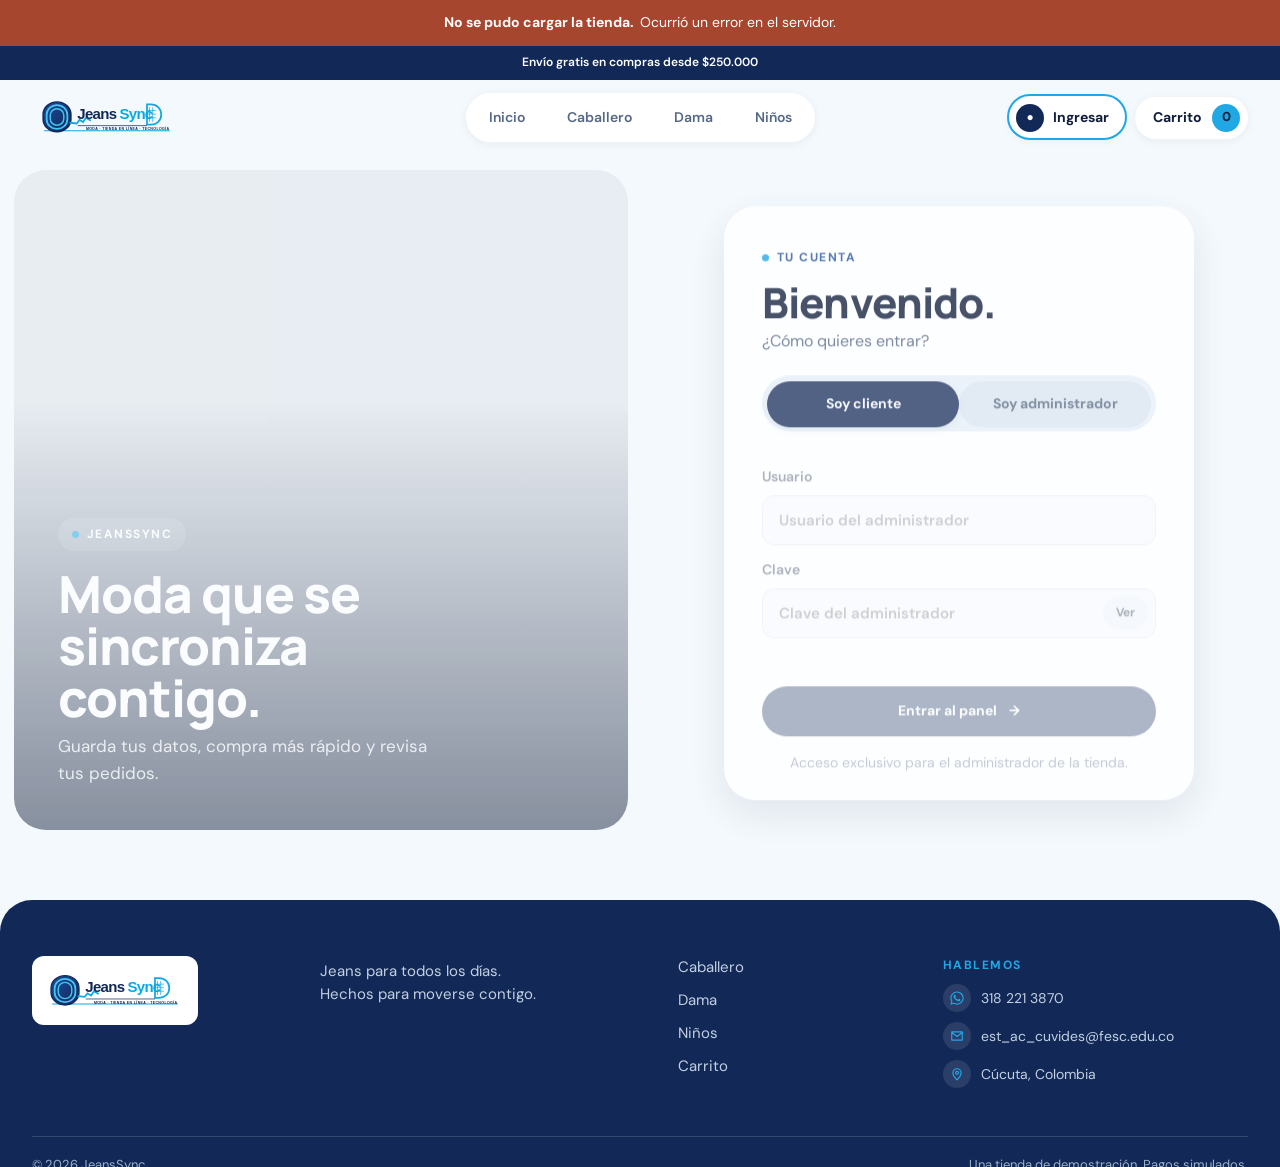
<file: paginas/admin.html>
<!doctype html>
<!--
  ARCHIVO: paginas/admin.html · PANEL DE ADMINISTRACIÓN (solo el administrador)
  Qué muestra: resumen de la tienda, alertas de inventario (3 unidades o menos),
  formulario para agregar productos, precios e inventario por sección, pedidos y restaurar catálogo.
  Lógica propia: assets/js/paginas/admin.js → usa api/admin.php.
  Si alguien entra sin ser administrador, se le envía a login.html?rol=admin.
-->
<html lang="es">
<head>
  <!-- ===== CABECERA: metadatos, fuentes de Google, hoja de estilos y scripts ===== -->
  <meta charset="utf-8">
  <meta name="viewport" content="width=device-width, initial-scale=1">
  <meta name="theme-color" content="#122957">
  <meta name="robots" content="noindex">
  <title>Panel de administración | JeansSync</title>
  <link rel="preconnect" href="https://fonts.googleapis.com">
  <link rel="preconnect" href="https://fonts.gstatic.com" crossorigin>
  <link href="https://fonts.googleapis.com/css2?family=DM+Sans:wght@400;500;600;700&family=Manrope:wght@400;500;600;700;800&display=swap" rel="stylesheet">
  <link rel="stylesheet" href="../assets/css/estilos.css">
  <!-- Scripts (con "defer" se ejecutan en este orden al terminar de cargar la página):
       productos.js  → catálogo desde la base de datos y función StoreApi para hablar con PHP
       inventario.js → unidades por talla y carrito guardado en el navegador
       auth.js       → sesión del cliente/administrador y promesa StoreReady
       carrito.js    → menú, tarjetas de producto, carrito y avisos (toast)
       el último script es el propio de esta página (si lo tiene) -->
  <script defer src="../assets/js/datos/productos.js"></script>
  <script defer src="../assets/js/nucleo/inventario.js"></script>
  <script defer src="../assets/js/nucleo/auth.js"></script>
  <script defer src="../assets/js/nucleo/carrito.js"></script>
  <script defer src="../assets/js/paginas/admin.js"></script>
</head>
<!-- data-page="admin": esta página la controla assets/js/paginas/admin.js -->
<body data-root="../" data-page="admin">
  <!-- ===== BARRA DE ANUNCIOS: los mensajes rotan cada 4,5 s (carrito.js) ===== -->
  <div class="announcement" data-announcement><span data-announcement-text>Envío gratis en compras desde $250.000</span></div>
  <!-- ===== MENÚ PRINCIPAL: queda fijo arriba al hacer scroll (.site-header en estilos.css) ===== -->
  <header class="site-header">
    <a class="brand" href="../index.html" aria-label="JeansSync, inicio"><img src="../assets/img/jeanssync-logo.svg" alt="JeansSync"></a>
    <!-- Botón hamburguesa: solo se ve en celular y abre/cierra el menú -->
    <button class="menu-toggle" type="button" aria-label="Abrir menú" aria-expanded="false"><span></span><span></span></button>
    <!-- Enlaces a las secciones de la tienda -->
    <nav class="main-nav" aria-label="Navegación principal">
      <a href="../index.html">Inicio</a>
      <a href="caballero.html">Caballero</a>
      <a href="dama.html">Dama</a>
      <a href="ninos.html">Niños</a>
    </nav>
    <!-- Cuenta (auth.js cambia el texto: Ingresar / Hola, nombre / Panel admin) y carrito con contador -->
    <div class="header-actions">
      <a class="account-link active" data-account-link href="admin.html"><span class="account-icon" aria-hidden="true">★</span><span class="account-text">Panel admin</span></a>
      <a class="cart-link" href="carrito.html"><span class="cart-text">Carrito</span> <span class="cart-count" data-cart-count>0</span></a>
    </div>
  </header>

  <!-- ===== CONTENIDO DEL PANEL: oculto (hidden) hasta comprobar que la sesión es del administrador ===== -->
  <main class="admin-page section-wrap" data-admin-main hidden>
    <!-- Saludo y botones Ver tienda / Cerrar sesión -->
    <div class="admin-top">
      <div>
        <span class="eyebrow">PANEL DE ADMINISTRACIÓN</span>
        <h1>Hola, Administrador.</h1>
        <p>Agrega productos, ajusta precios y unidades. Todo se refleja al instante en la tienda.</p>
      </div>
      <div class="admin-top-actions">
        <a class="button button-lime" href="../index.html" target="_blank" rel="noopener">Ver tienda <span aria-hidden="true">↗</span></a>
        <button class="button button-ghost" type="button" data-logout>Cerrar sesión</button>
      </div>
    </div>

    <!-- ===== RESUMEN: productos por sección, inventario y ventas (admin.js: renderStats) ===== -->

    <section class="admin-stats" data-admin-stats aria-label="Resumen de la tienda"></section>

    <!-- ===== ALERTAS DE INVENTARIO en rojo: tallas con 3 unidades o menos (admin.js: renderAlerts) ===== -->
    <section class="stock-alerts" data-stock-alerts aria-live="polite" hidden></section>

    <div class="admin-grid">
      <!-- ===== AGREGAR PRODUCTO: sección, precio, nombre, descripción, foto y unidades por talla (acción "crear") ===== -->
      <section class="admin-card" aria-labelledby="titulo-nuevo">
        <div class="admin-card-head">
          <span class="admin-step">+</span>
          <div><h2 id="titulo-nuevo">Agregar producto</h2><p>Aparece de inmediato en su sección y en el inicio.</p></div>
        </div>
        <form class="admin-form" data-new-product novalidate>
          <label>Sección
            <select name="category" data-new-category required>
              <option value="caballero">Caballero</option>
              <option value="dama">Dama</option>
              <option value="ninos">Niños</option>
            </select>
          </label>
          <label>Precio (COP)<input name="price" type="number" inputmode="numeric" required min="1000" step="100" placeholder="Ej: 159900"></label>
          <label class="full-field">Nombre del producto<input name="name" required minlength="3" maxlength="40" placeholder="Ej: Recto Azul Clásico"></label>
          <label class="full-field">Descripción<textarea name="description" rows="2" maxlength="120" placeholder="Ej: Corte recto y tela suave para todos los días."></textarea></label>

          <!-- Foto: subir desde el equipo (se guarda en assets/img/productos) o pegar un enlace -->

          <fieldset class="full-field image-field">
            <legend>Foto del producto</legend>
            <div class="image-input">
              <div class="image-preview" data-image-preview><span>Vista previa</span></div>
              <div class="image-options">
                <label class="file-button">Subir foto desde el equipo<input type="file" accept="image/*" data-image-file></label>
                <span class="image-or">o pega el enlace de una imagen</span>
                <input name="imageUrl" type="url" placeholder="https://…" data-image-url aria-label="Enlace de la imagen">
              </div>
            </div>
          </fieldset>

          <fieldset class="full-field">
            <legend>Unidades por talla</legend>
            <!-- admin.js crea un campo por talla según la sección elegida -->
            <div class="stock-inputs" data-new-stock></div>
          </fieldset>

          <p class="form-error full-field" role="alert" data-new-error></p>
          <button class="button button-dark button-wide full-field" type="submit">Publicar producto <span aria-hidden="true">→</span></button>
        </form>
      </section>

      <!-- ===== PRECIOS E INVENTARIO: pestañas por sección, ajuste en %, buscador y lista editable ===== -->
      <section class="admin-card admin-catalog" aria-labelledby="titulo-precios">
        <div class="admin-card-head">
          <span class="admin-step">$</span>
          <div><h2 id="titulo-precios">Precios e inventario</h2><p>Los cambios se guardan solos al salir de cada campo.</p></div>
        </div>
        <div class="section-tabs" role="tablist" aria-label="Sección" data-section-tabs></div>
        <!-- Sube o baja en % todos los precios de la sección abierta (acción "ajuste") -->
        <div class="bulk-price">
          <label>Ajustar todos los precios de esta sección
            <span class="bulk-row">
              <input type="number" step="1" min="-90" max="200" value="10" data-bulk-percent aria-label="Porcentaje">
              <span>%</span>
              <button type="button" class="button button-dark" data-bulk="up">Subir</button>
              <button type="button" class="button button-ghost" data-bulk="down">Bajar</button>
            </span>
          </label>
        </div>
        <input class="admin-search" type="search" placeholder="Buscar por nombre o referencia…" data-admin-search aria-label="Buscar producto">
        <!-- Una fila por producto: nombre y precio editables, unidades por talla y botón eliminar -->
        <div class="admin-list" data-admin-list></div>
      </section>
    </div>

    <!-- ===== PEDIDOS RECIBIDOS: los últimos 20 de la base de datos ===== -->

    <section class="admin-card" aria-labelledby="titulo-pedidos">
      <div class="admin-card-head">
        <span class="admin-step">✓</span>
        <div><h2 id="titulo-pedidos">Pedidos recibidos</h2><p>Últimos pedidos guardados en la base de datos.</p></div>
      </div>
      <div data-admin-orders></div>
    </section>

    <!-- ===== RESTAURAR CATÁLOGO: vuelve a los 60 productos de fábrica (acción "restaurar") ===== -->

    <div class="admin-danger">
      <div><strong>Restaurar catálogo original</strong><p>Retira los productos agregados y devuelve nombres, precios y fotos de fábrica. Los pedidos no se borran.</p></div>
      <button class="button button-danger" type="button" data-reset-catalog>Restaurar</button>
    </div>
  </main>

  <!-- ===== PIE DE PÁGINA ===== -->

  <footer class="site-footer">
    <div class="footer-bottom"><span>© 2026 JeansSync · Panel de administración</span><span>Datos guardados en MySQL (XAMPP).</span></div>
  </footer>
</body>
</html>
</file>
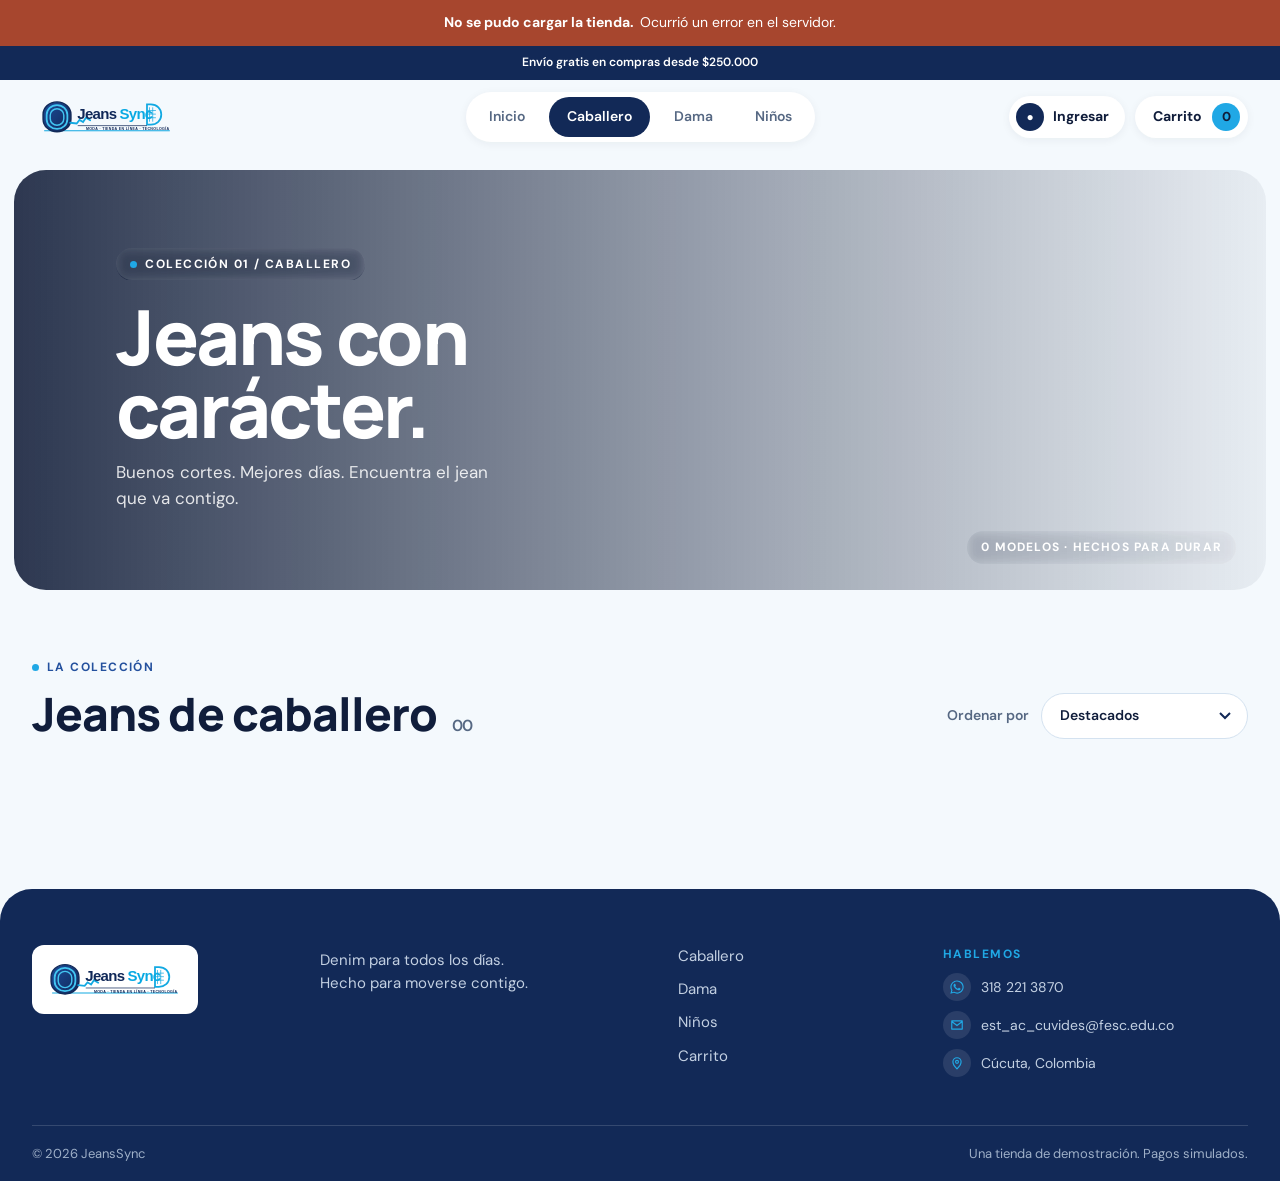
<file: paginas/caballero.html>
<!doctype html>
<!--
  ARCHIVO: paginas/caballero.html · COLECCIÓN CABALLERO
  Qué muestra: portada de la sección y todos los jeans de la categoría "caballero".
  Cómo funciona: el <body> tiene data-category="caballero"; carrito.js lee ese valor,
  trae los productos de la base de datos y dibuja las tarjetas (función renderCards).
  La foto de portada está en estilos.css (.collection-men).
-->
<html lang="es">

<head>

  <!-- ===== CABECERA: metadatos, fuentes de Google, hoja de estilos y scripts ===== -->
    <meta charset="utf-8">
    <meta name="viewport" content="width=device-width, initial-scale=1">
    <meta name="theme-color" content="#122957">
    <title>Jeans de caballero | JeansSync</title>
    <link rel="preconnect" href="https://fonts.googleapis.com">
    <link rel="preconnect" href="https://fonts.gstatic.com" crossorigin>
    <link
        href="https://fonts.googleapis.com/css2?family=DM+Sans:wght@400;500;600;700&family=Manrope:wght@400;500;600;700;800&display=swap"
        rel="stylesheet">
    <link rel="stylesheet" href="../assets/css/estilos.css?v=7">
    <!-- Scripts (con "defer" se ejecutan en este orden al terminar de cargar la página):
         productos.js  → catálogo desde la base de datos y función StoreApi para hablar con PHP
         inventario.js → unidades por talla y carrito guardado en el navegador
         auth.js       → sesión del cliente/administrador y promesa StoreReady
         carrito.js    → menú, tarjetas de producto, carrito y avisos (toast)
         el último script es el propio de esta página (si lo tiene) -->
    <script defer src="../assets/js/datos/productos.js"></script>
    <script defer src="../assets/js/nucleo/inventario.js"></script>
    <script defer src="../assets/js/nucleo/auth.js"></script>
    <script defer src="../assets/js/nucleo/carrito.js"></script>
</head>

<!-- data-root="../" = ruta a la raíz del sitio · data-page="catalog" activa el listado · data-category = sección a mostrar -->
<body data-root="../" data-page="catalog" data-category="caballero">
    <!-- ===== BARRA DE ANUNCIOS: los mensajes rotan cada 4,5 s (carrito.js) ===== -->
    <div class="announcement" data-announcement><span data-announcement-text>Envío gratis en compras desde $250.000</span></div>
  <!-- ===== MENÚ PRINCIPAL: queda fijo arriba al hacer scroll (.site-header en estilos.css) ===== -->
  <header class="site-header">
    <a class="brand" href="../index.html" aria-label="JeansSync, inicio"><img src="../assets/img/jeanssync-logo.svg" alt="JeansSync"></a>
    <!-- Botón hamburguesa: solo se ve en celular y abre/cierra el menú -->
    <button class="menu-toggle" type="button" aria-label="Abrir menú" aria-expanded="false"><span></span><span></span></button>
    <!-- Enlaces a las secciones de la tienda -->
    <nav class="main-nav" aria-label="Navegación principal">
      <a href="../index.html">Inicio</a>
      <a class="active" aria-current="page" href="caballero.html">Caballero</a>
      <a href="dama.html">Dama</a>
      <a href="ninos.html">Niños</a>
    </nav>
    <!-- Cuenta (auth.js cambia el texto: Ingresar / Hola, nombre / Panel admin) y carrito con contador -->
    <div class="header-actions">
      <a class="account-link" data-account-link href="login.html"><span class="account-icon" aria-hidden="true">●</span><span class="account-text">Ingresar</span></a>
      <a class="cart-link" href="carrito.html"><span class="cart-text">Carrito</span> <span class="cart-count" data-cart-count>0</span></a>
    </div>
  </header>

    <main>
        <!-- ===== PORTADA DE LA COLECCIÓN: título y foto de fondo (la cantidad de modelos la actualiza carrito.js) ===== -->
        <section class="collection-hero collection-men">
            <div><span class="eyebrow">COLECCIÓN 01 / CABALLERO</span>
                <h1>Jeans con<br>carácter.</h1>
                <p>Buenos cortes. Mejores días. Encuentra el jean que va contigo.</p>
            </div><span class="collection-side">20 MODELOS · HECHOS PARA DURAR</span>
        </section>
        <!-- ===== LISTADO DE PRODUCTOS ===== -->
        <section class="catalog section-wrap">
            <!-- Título con el número de productos (data-product-count) y selector para ordenar por precio (data-sort) -->
            <div class="catalog-toolbar reveal">
                <div><span class="eyebrow">LA COLECCIÓN</span>
                    <h2>Jeans de caballero <span data-product-count></span></h2>
                </div><label class="sort-control">Ordenar por <select data-sort>
                        <option value="featured">Destacados</option>
                        <option value="price-asc">Precio: menor a mayor</option>
                        <option value="price-desc">Precio: mayor a menor</option>
                    </select></label>
            </div>
            <!-- Aquí carrito.js dibuja una tarjeta por producto: foto, precio, tallas, cantidad y botón Agregar -->
            <div class="product-grid" data-product-grid></div>
        </section>
    </main>
    <!-- ===== PIE DE PÁGINA ===== -->
    <footer class="site-footer">
        <div class="footer-main"><a class="brand brand-footer" href="../index.html"><img src="../assets/img/jeanssync-logo.svg" alt="JeansSync"></a>
            <p>Denim para todos los días.<br>Hecho para moverse contigo.</p>
            <div class="footer-nav"><a href="caballero.html">Caballero</a><a href="dama.html">Dama</a><a
                    href="ninos.html">Niños</a><a href="carrito.html">Carrito</a></div>
                <div class="footer-contact"><span>HABLEMOS</span><a class="contact-item" href="https://wa.me/573182213870" target="_blank" rel="noopener" aria-label="Escribir por WhatsApp al 318 221 3870"><span class="contact-badge"><svg class="contact-icon" width="14" height="14" viewBox="0 0 24 24" aria-hidden="true"><path fill="currentColor" d="M17.47 14.38c-.3-.15-1.76-.87-2.03-.97-.27-.1-.47-.15-.67.15-.2.3-.77.97-.94 1.17-.17.2-.35.22-.65.07-.3-.15-1.26-.46-2.4-1.48-.89-.79-1.49-1.77-1.66-2.07-.17-.3-.02-.46.13-.61.13-.13.3-.35.45-.52.15-.17.2-.3.3-.5.1-.2.05-.37-.02-.52-.08-.15-.67-1.62-.92-2.22-.24-.58-.49-.5-.67-.51h-.57c-.2 0-.52.07-.79.37-.27.3-1.04 1.02-1.04 2.48s1.07 2.88 1.21 3.08c.15.2 2.1 3.2 5.08 4.49.71.31 1.26.49 1.69.63.71.23 1.36.2 1.87.12.57-.08 1.76-.72 2-1.41.25-.7.25-1.29.17-1.41-.07-.12-.27-.2-.57-.35zM12.04 21.5h-.01a9.4 9.4 0 0 1-4.8-1.32l-.34-.2-3.57.94.95-3.48-.22-.36a9.43 9.43 0 0 1-1.45-5.03c0-5.21 4.24-9.45 9.46-9.45a9.4 9.4 0 0 1 6.68 2.77 9.39 9.39 0 0 1 2.77 6.69c0 5.21-4.24 9.45-9.46 9.45zm8.05-17.5A11.32 11.32 0 0 0 12.04.66C5.77.66.66 5.77.66 12.04c0 2 .52 3.96 1.52 5.69L.57 23.6l6.03-1.58a11.36 11.36 0 0 0 5.44 1.38h.01c6.27 0 11.38-5.1 11.38-11.37 0-3.04-1.18-5.9-3.34-8.04z"/></svg></span><span class="contact-text">318 221 3870</span></a><a class="contact-item" href="mailto:est_ac_cuvides@fesc.edu.co" aria-label="Enviar correo a est_ac_cuvides@fesc.edu.co"><span class="contact-badge"><svg class="contact-icon" width="14" height="14" viewBox="0 0 24 24" aria-hidden="true"><path fill="none" stroke="currentColor" stroke-width="2" stroke-linecap="round" stroke-linejoin="round" d="M3 5h18v14H3zM3 6l9 7 9-7"/></svg></span><span class="contact-text">est_ac_cuvides@fesc.edu.co</span></a><a class="contact-item" href="https://www.google.com/maps/search/?api=1&amp;query=C%C3%BAcuta%2C%20Colombia" target="_blank" rel="noopener" aria-label="Ver Cúcuta, Colombia en el mapa"><span class="contact-badge"><svg class="contact-icon" width="14" height="14" viewBox="0 0 24 24" aria-hidden="true"><path fill="none" stroke="currentColor" stroke-width="2" stroke-linecap="round" stroke-linejoin="round" d="M12 22s7-6.2 7-12a7 7 0 0 0-14 0c0 5.8 7 12 7 12z"/><circle cx="12" cy="10" r="2.5" fill="none" stroke="currentColor" stroke-width="2"/></svg></span><span class="contact-text">Cúcuta, Colombia</span></a></div>
        </div>
        <div class="footer-bottom"><span>© 2026 JeansSync</span><span>Una tienda de demostración. Pagos
                simulados.</span></div>
    </footer>
</body>

</html>
</file>
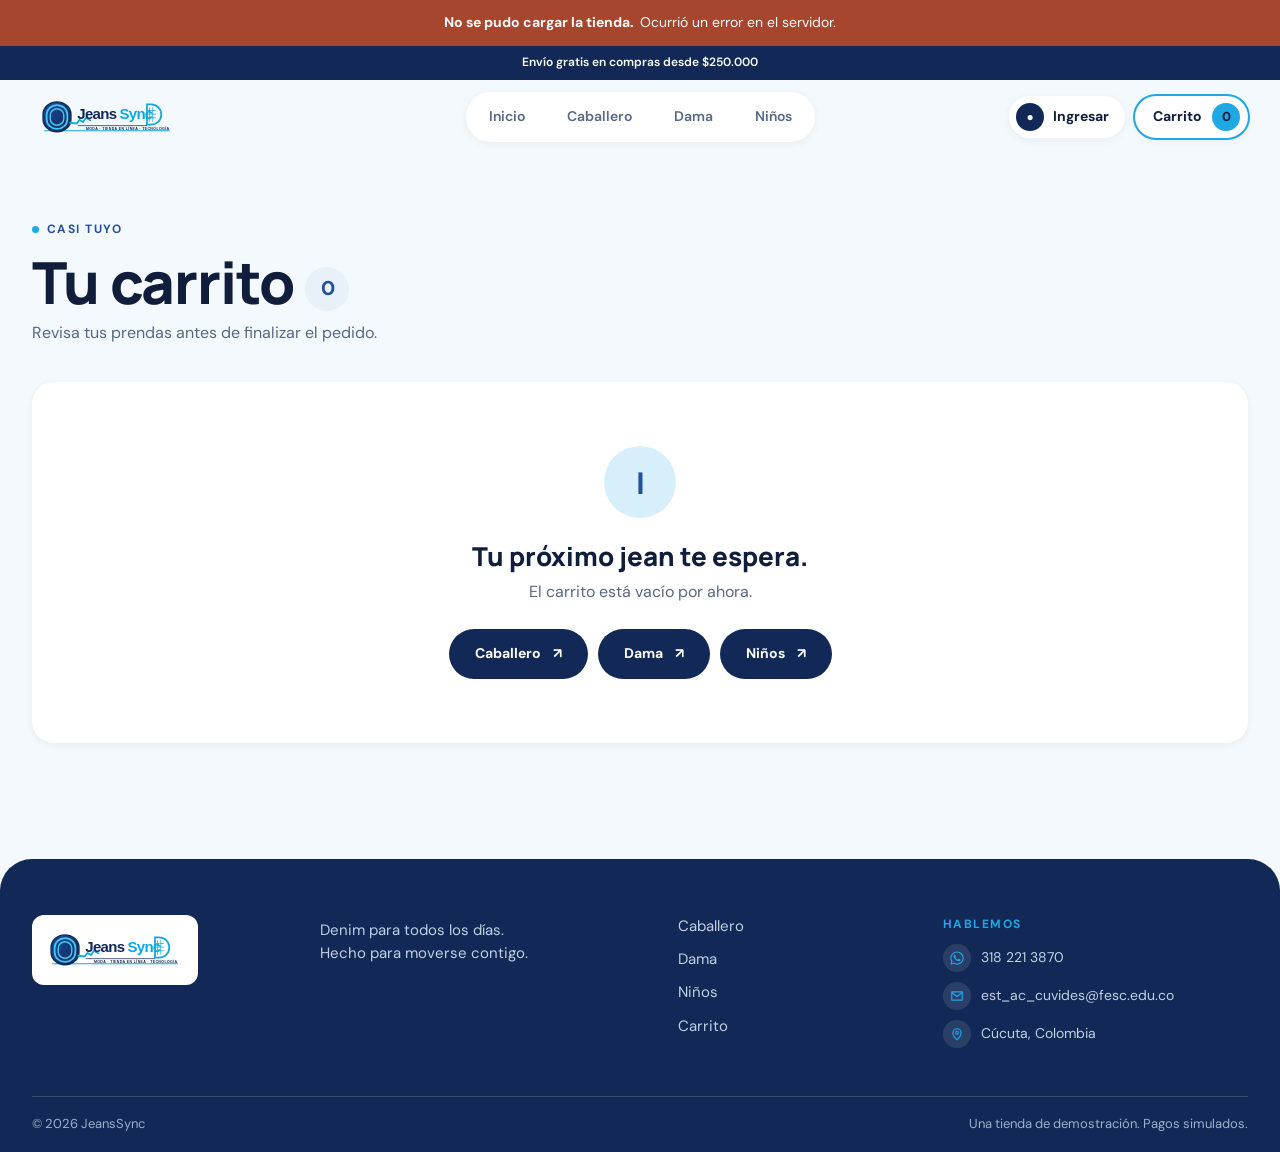
<file: paginas/carrito.html>
<!doctype html>
<!--
  ARCHIVO: paginas/carrito.html · CARRITO DE COMPRAS
  Qué muestra: las prendas agregadas, cantidades, avisos de prendas agotadas y el resumen con envío.
  Cómo funciona: carrito.js (función renderCart) dibuja la lista y el resumen.
  Para pagar se necesita cuenta de cliente; si no hay sesión se envía a login.html.
-->
<html lang="es">

<head>

  <!-- ===== CABECERA: metadatos, fuentes de Google, hoja de estilos y scripts ===== -->
    <meta charset="utf-8">
    <meta name="viewport" content="width=device-width, initial-scale=1">
    <meta name="theme-color" content="#122957">
    <title>Tu carrito | JeansSync</title>
    <link rel="preconnect" href="https://fonts.googleapis.com">
    <link rel="preconnect" href="https://fonts.gstatic.com" crossorigin>
    <link
        href="https://fonts.googleapis.com/css2?family=DM+Sans:wght@400;500;600;700&family=Manrope:wght@400;500;600;700;800&display=swap"
        rel="stylesheet">
    <link rel="stylesheet" href="../assets/css/estilos.css?v=7">
    <!-- Scripts (con "defer" se ejecutan en este orden al terminar de cargar la página):
         productos.js  → catálogo desde la base de datos y función StoreApi para hablar con PHP
         inventario.js → unidades por talla y carrito guardado en el navegador
         auth.js       → sesión del cliente/administrador y promesa StoreReady
         carrito.js    → menú, tarjetas de producto, carrito y avisos (toast)
         el último script es el propio de esta página (si lo tiene) -->
    <script defer src="../assets/js/datos/productos.js"></script>
    <script defer src="../assets/js/nucleo/inventario.js"></script>
    <script defer src="../assets/js/nucleo/auth.js"></script>
    <script defer src="../assets/js/nucleo/carrito.js"></script>
</head>

<!-- data-page="cart" le indica a carrito.js que dibuje la lista del carrito -->
<body data-root="../" data-page="cart">
    <!-- ===== BARRA DE ANUNCIOS: los mensajes rotan cada 4,5 s (carrito.js) ===== -->
    <div class="announcement" data-announcement><span data-announcement-text>Envío gratis en compras desde $250.000</span></div>
  <!-- ===== MENÚ PRINCIPAL: queda fijo arriba al hacer scroll (.site-header en estilos.css) ===== -->
  <header class="site-header">
    <a class="brand" href="../index.html" aria-label="JeansSync, inicio"><img src="../assets/img/jeanssync-logo.svg" alt="JeansSync"></a>
    <!-- Botón hamburguesa: solo se ve en celular y abre/cierra el menú -->
    <button class="menu-toggle" type="button" aria-label="Abrir menú" aria-expanded="false"><span></span><span></span></button>
    <!-- Enlaces a las secciones de la tienda -->
    <nav class="main-nav" aria-label="Navegación principal">
      <a href="../index.html">Inicio</a>
      <a href="caballero.html">Caballero</a>
      <a href="dama.html">Dama</a>
      <a href="ninos.html">Niños</a>
    </nav>
    <!-- Cuenta (auth.js cambia el texto: Ingresar / Hola, nombre / Panel admin) y carrito con contador -->
    <div class="header-actions">
      <a class="account-link" data-account-link href="login.html"><span class="account-icon" aria-hidden="true">●</span><span class="account-text">Ingresar</span></a>
      <a class="cart-link active" href="carrito.html"><span class="cart-text">Carrito</span> <span class="cart-count" data-cart-count>0</span></a>
    </div>
  </header>

    <main class="cart-page section-wrap">
        <!-- ===== TÍTULO DE LA PÁGINA (el número junto a "Tu carrito" es la cantidad de prendas) ===== -->
        <div class="page-intro"><span class="eyebrow">CASI TUYO</span>
            <h1>Tu carrito<span class="cart-count-inline" data-cart-count>0</span></h1>
            <p>Revisa tus prendas antes de finalizar el pedido.</p>
        </div>
        <!-- ===== LISTA + RESUMEN: los dos se llenan desde carrito.js (renderCart) ===== -->
        <div class="cart-layout">
            <!-- Prendas del carrito: foto, talla, cantidad, total por línea y avisos si algo se agotó -->
            <section class="cart-items" data-cart-items aria-live="polite"></section>
            <!-- Resumen: subtotal, barra de envío gratis, total y botón para pagar (o para ingresar) -->
            <aside class="order-summary" data-cart-summary></aside>
        </div>
    </main>
    <!-- ===== PIE DE PÁGINA ===== -->
    <footer class="site-footer">
        <div class="footer-main"><a class="brand brand-footer" href="../index.html"><img src="../assets/img/jeanssync-logo.svg" alt="JeansSync"></a>
            <p>Denim para todos los días.<br>Hecho para moverse contigo.</p>
            <div class="footer-nav"><a href="caballero.html">Caballero</a><a href="dama.html">Dama</a><a
                    href="ninos.html">Niños</a><a href="carrito.html">Carrito</a></div>
                <div class="footer-contact"><span>HABLEMOS</span><a class="contact-item" href="https://wa.me/573182213870" target="_blank" rel="noopener" aria-label="Escribir por WhatsApp al 318 221 3870"><span class="contact-badge"><svg class="contact-icon" width="14" height="14" viewBox="0 0 24 24" aria-hidden="true"><path fill="currentColor" d="M17.47 14.38c-.3-.15-1.76-.87-2.03-.97-.27-.1-.47-.15-.67.15-.2.3-.77.97-.94 1.17-.17.2-.35.22-.65.07-.3-.15-1.26-.46-2.4-1.48-.89-.79-1.49-1.77-1.66-2.07-.17-.3-.02-.46.13-.61.13-.13.3-.35.45-.52.15-.17.2-.3.3-.5.1-.2.05-.37-.02-.52-.08-.15-.67-1.62-.92-2.22-.24-.58-.49-.5-.67-.51h-.57c-.2 0-.52.07-.79.37-.27.3-1.04 1.02-1.04 2.48s1.07 2.88 1.21 3.08c.15.2 2.1 3.2 5.08 4.49.71.31 1.26.49 1.69.63.71.23 1.36.2 1.87.12.57-.08 1.76-.72 2-1.41.25-.7.25-1.29.17-1.41-.07-.12-.27-.2-.57-.35zM12.04 21.5h-.01a9.4 9.4 0 0 1-4.8-1.32l-.34-.2-3.57.94.95-3.48-.22-.36a9.43 9.43 0 0 1-1.45-5.03c0-5.21 4.24-9.45 9.46-9.45a9.4 9.4 0 0 1 6.68 2.77 9.39 9.39 0 0 1 2.77 6.69c0 5.21-4.24 9.45-9.46 9.45zm8.05-17.5A11.32 11.32 0 0 0 12.04.66C5.77.66.66 5.77.66 12.04c0 2 .52 3.96 1.52 5.69L.57 23.6l6.03-1.58a11.36 11.36 0 0 0 5.44 1.38h.01c6.27 0 11.38-5.1 11.38-11.37 0-3.04-1.18-5.9-3.34-8.04z"/></svg></span><span class="contact-text">318 221 3870</span></a><a class="contact-item" href="mailto:est_ac_cuvides@fesc.edu.co" aria-label="Enviar correo a est_ac_cuvides@fesc.edu.co"><span class="contact-badge"><svg class="contact-icon" width="14" height="14" viewBox="0 0 24 24" aria-hidden="true"><path fill="none" stroke="currentColor" stroke-width="2" stroke-linecap="round" stroke-linejoin="round" d="M3 5h18v14H3zM3 6l9 7 9-7"/></svg></span><span class="contact-text">est_ac_cuvides@fesc.edu.co</span></a><a class="contact-item" href="https://www.google.com/maps/search/?api=1&amp;query=C%C3%BAcuta%2C%20Colombia" target="_blank" rel="noopener" aria-label="Ver Cúcuta, Colombia en el mapa"><span class="contact-badge"><svg class="contact-icon" width="14" height="14" viewBox="0 0 24 24" aria-hidden="true"><path fill="none" stroke="currentColor" stroke-width="2" stroke-linecap="round" stroke-linejoin="round" d="M12 22s7-6.2 7-12a7 7 0 0 0-14 0c0 5.8 7 12 7 12z"/><circle cx="12" cy="10" r="2.5" fill="none" stroke="currentColor" stroke-width="2"/></svg></span><span class="contact-text">Cúcuta, Colombia</span></a></div>
        </div>
        <div class="footer-bottom"><span>© 2026 JeansSync</span><span>Una tienda de demostración. Pagos
                simulados.</span></div>
    </footer>
</body>

</html>
</file>
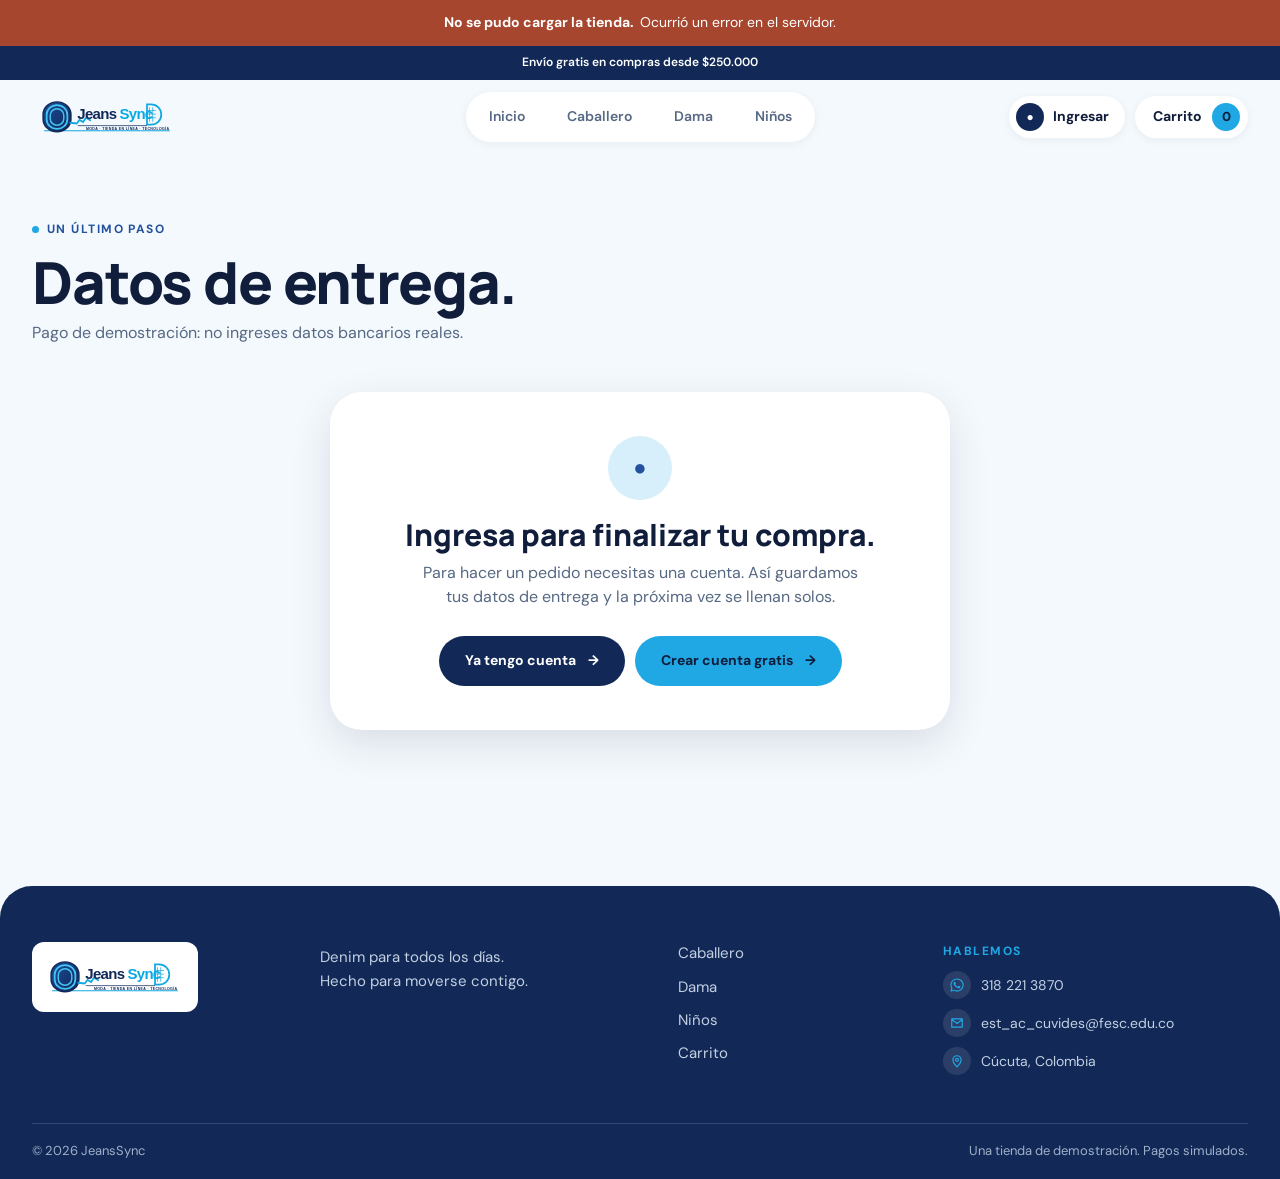
<file: paginas/checkout.html>
<!doctype html>
<!--
  ARCHIVO: paginas/checkout.html · FINALIZAR COMPRA (datos de entrega y pago)
  Qué muestra: aviso para ingresar (si no hay sesión) o el formulario de entrega autocompletado,
  el resumen del pedido y la confirmación final.
  Lógica propia: assets/js/paginas/checkout.js → envía el pedido a api/pedidos.php.
-->
<html lang="es">

<head>

  <!-- ===== CABECERA: metadatos, fuentes de Google, hoja de estilos y scripts ===== -->
    <meta charset="utf-8">
    <meta name="viewport" content="width=device-width, initial-scale=1">
    <meta name="theme-color" content="#122957">
    <title>Finalizar pedido | JeansSync</title>
    <link rel="preconnect" href="https://fonts.googleapis.com">
    <link rel="preconnect" href="https://fonts.gstatic.com" crossorigin>
    <link
        href="https://fonts.googleapis.com/css2?family=DM+Sans:wght@400;500;600;700&family=Manrope:wght@400;500;600;700;800&display=swap"
        rel="stylesheet">
    <link rel="stylesheet" href="../assets/css/estilos.css?v=7">
    <!-- Scripts (con "defer" se ejecutan en este orden al terminar de cargar la página):
         productos.js  → catálogo desde la base de datos y función StoreApi para hablar con PHP
         inventario.js → unidades por talla y carrito guardado en el navegador
         auth.js       → sesión del cliente/administrador y promesa StoreReady
         carrito.js    → menú, tarjetas de producto, carrito y avisos (toast)
         el último script es el propio de esta página (si lo tiene) -->
    <script defer src="../assets/js/datos/productos.js"></script>
    <script defer src="../assets/js/nucleo/inventario.js"></script>
    <script defer src="../assets/js/nucleo/auth.js"></script>
    <script defer src="../assets/js/nucleo/carrito.js"></script>
    <script defer src="../assets/js/paginas/checkout.js"></script>
</head>

<!-- data-page="checkout": esta página la controla assets/js/paginas/checkout.js -->
<body data-root="../" data-page="checkout">
    <!-- ===== BARRA DE ANUNCIOS: los mensajes rotan cada 4,5 s (carrito.js) ===== -->
    <div class="announcement" data-announcement><span data-announcement-text>Envío gratis en compras desde $250.000</span></div>
  <!-- ===== MENÚ PRINCIPAL: queda fijo arriba al hacer scroll (.site-header en estilos.css) ===== -->
  <header class="site-header">
    <a class="brand" href="../index.html" aria-label="JeansSync, inicio"><img src="../assets/img/jeanssync-logo.svg" alt="JeansSync"></a>
    <!-- Botón hamburguesa: solo se ve en celular y abre/cierra el menú -->
    <button class="menu-toggle" type="button" aria-label="Abrir menú" aria-expanded="false"><span></span><span></span></button>
    <!-- Enlaces a las secciones de la tienda -->
    <nav class="main-nav" aria-label="Navegación principal">
      <a href="../index.html">Inicio</a>
      <a href="caballero.html">Caballero</a>
      <a href="dama.html">Dama</a>
      <a href="ninos.html">Niños</a>
    </nav>
    <!-- Cuenta (auth.js cambia el texto: Ingresar / Hola, nombre / Panel admin) y carrito con contador -->
    <div class="header-actions">
      <a class="account-link" data-account-link href="login.html"><span class="account-icon" aria-hidden="true">●</span><span class="account-text">Ingresar</span></a>
      <a class="cart-link" href="carrito.html"><span class="cart-text">Carrito</span> <span class="cart-count" data-cart-count>0</span></a>
    </div>
  </header>

    <main class="checkout-page section-wrap">
        <!-- ===== TÍTULO DE LA PÁGINA ===== -->
        <div class="page-intro"><span class="eyebrow">UN ÚLTIMO PASO</span>
            <h1>Datos de entrega.</h1>
            <p>Pago de demostración: no ingreses datos bancarios reales.</p>
        </div>

        <!-- ===== AVISO "INGRESA PARA COMPRAR": se muestra si no hay sesión de cliente (para comprar hay que estar registrado) ===== -->
        <section class="checkout-gate" data-checkout-gate hidden>
            <span class="gate-mark" aria-hidden="true">●</span>
            <h2 data-gate-title>Ingresa para finalizar tu compra.</h2>
            <p data-gate-text>Para hacer un pedido necesitas una cuenta. Así guardamos tus datos de entrega y la próxima vez se llenan solos.</p>
            <div class="gate-actions" data-gate-actions>
                <a class="button button-dark" href="login.html?volver=checkout">Ya tengo cuenta <span aria-hidden="true">→</span></a>
                <a class="button button-lime" href="login.html?volver=checkout&amp;modo=registro">Crear cuenta gratis <span aria-hidden="true">→</span></a>
            </div>
        </section>

        <!-- ===== FORMULARIO + RESUMEN: solo visibles para clientes con sesión ===== -->

        <div class="checkout-layout" data-checkout-layout hidden>
            <form class="checkout-form" data-checkout-form novalidate>
                <div class="form-heading"><span>01</span>
                    <h2>¿A dónde lo enviamos?</h2>
                </div>
                <!-- Mensaje verde cuando los datos se llenaron solos desde la cuenta -->
                <p class="autofill-note" data-autofill-note hidden>Llenamos tus datos guardados. Puedes cambiarlos si quieres.</p>
                <!-- Datos de entrega: se autocompletan con nombre, correo, teléfono, ciudad y dirección de la cuenta -->
                <div class="form-grid">
                    <label>Nombre de quien recibe<input name="name" autocomplete="name" required minlength="3" placeholder="Tu nombre"></label>
                    <label>Correo de tu cuenta<input name="email" type="email" autocomplete="email" readonly></label>
                    <label>Teléfono<input name="phone" type="tel" autocomplete="tel" required minlength="7" placeholder="300 000 0000"></label>
                    <label>Ciudad<input name="city" autocomplete="address-level2" required placeholder="Bogotá"></label>
                    <label class="full-field">Dirección de entrega<input name="address" autocomplete="street-address" required minlength="5" placeholder="Calle, carrera, número y apartamento"></label>
                </div>
                <!-- Métodos de pago simulados (no se cobra nada) -->
                <fieldset class="payment-options">
                    <legend>Método de pago simulado</legend>
                    <label><input type="radio" name="payment" value="Contraentrega" checked> Contraentrega</label>
                    <label><input type="radio" name="payment" value="Transferencia simulada"> Transferencia simulada</label>
                </fieldset>
                <!-- Aquí aparecen los errores, por ejemplo "prenda agotada" -->
                <p class="form-error" data-checkout-error role="alert"></p>
                <button class="button button-dark button-wide" type="submit">Confirmar pedido <span aria-hidden="true">↗</span></button>
                <p class="form-note">No se realizará ningún cobro real. Tus datos de entrega se guardan en tu cuenta.</p>
            </form>
            <!-- Resumen del pedido (lo dibuja carrito.js: renderCheckoutSummary) -->
            <aside class="order-summary checkout-summary" data-checkout-summary></aside>
        </div>
        <!-- ===== CONFIRMACIÓN: número de pedido y total, aparece al guardar el pedido ===== -->
        <section class="success-panel" data-success-panel hidden aria-live="polite"></section>
    </main>
    <!-- ===== PIE DE PÁGINA ===== -->
    <footer class="site-footer">
        <div class="footer-main"><a class="brand brand-footer" href="../index.html"><img src="../assets/img/jeanssync-logo.svg" alt="JeansSync"></a>
            <p>Denim para todos los días.<br>Hecho para moverse contigo.</p>
            <div class="footer-nav"><a href="caballero.html">Caballero</a><a href="dama.html">Dama</a><a
                    href="ninos.html">Niños</a><a href="carrito.html">Carrito</a></div>
                <div class="footer-contact"><span>HABLEMOS</span><a class="contact-item" href="https://wa.me/573182213870" target="_blank" rel="noopener" aria-label="Escribir por WhatsApp al 318 221 3870"><span class="contact-badge"><svg class="contact-icon" width="14" height="14" viewBox="0 0 24 24" aria-hidden="true"><path fill="currentColor" d="M17.47 14.38c-.3-.15-1.76-.87-2.03-.97-.27-.1-.47-.15-.67.15-.2.3-.77.97-.94 1.17-.17.2-.35.22-.65.07-.3-.15-1.26-.46-2.4-1.48-.89-.79-1.49-1.77-1.66-2.07-.17-.3-.02-.46.13-.61.13-.13.3-.35.45-.52.15-.17.2-.3.3-.5.1-.2.05-.37-.02-.52-.08-.15-.67-1.62-.92-2.22-.24-.58-.49-.5-.67-.51h-.57c-.2 0-.52.07-.79.37-.27.3-1.04 1.02-1.04 2.48s1.07 2.88 1.21 3.08c.15.2 2.1 3.2 5.08 4.49.71.31 1.26.49 1.69.63.71.23 1.36.2 1.87.12.57-.08 1.76-.72 2-1.41.25-.7.25-1.29.17-1.41-.07-.12-.27-.2-.57-.35zM12.04 21.5h-.01a9.4 9.4 0 0 1-4.8-1.32l-.34-.2-3.57.94.95-3.48-.22-.36a9.43 9.43 0 0 1-1.45-5.03c0-5.21 4.24-9.45 9.46-9.45a9.4 9.4 0 0 1 6.68 2.77 9.39 9.39 0 0 1 2.77 6.69c0 5.21-4.24 9.45-9.46 9.45zm8.05-17.5A11.32 11.32 0 0 0 12.04.66C5.77.66.66 5.77.66 12.04c0 2 .52 3.96 1.52 5.69L.57 23.6l6.03-1.58a11.36 11.36 0 0 0 5.44 1.38h.01c6.27 0 11.38-5.1 11.38-11.37 0-3.04-1.18-5.9-3.34-8.04z"/></svg></span><span class="contact-text">318 221 3870</span></a><a class="contact-item" href="mailto:est_ac_cuvides@fesc.edu.co" aria-label="Enviar correo a est_ac_cuvides@fesc.edu.co"><span class="contact-badge"><svg class="contact-icon" width="14" height="14" viewBox="0 0 24 24" aria-hidden="true"><path fill="none" stroke="currentColor" stroke-width="2" stroke-linecap="round" stroke-linejoin="round" d="M3 5h18v14H3zM3 6l9 7 9-7"/></svg></span><span class="contact-text">est_ac_cuvides@fesc.edu.co</span></a><a class="contact-item" href="https://www.google.com/maps/search/?api=1&amp;query=C%C3%BAcuta%2C%20Colombia" target="_blank" rel="noopener" aria-label="Ver Cúcuta, Colombia en el mapa"><span class="contact-badge"><svg class="contact-icon" width="14" height="14" viewBox="0 0 24 24" aria-hidden="true"><path fill="none" stroke="currentColor" stroke-width="2" stroke-linecap="round" stroke-linejoin="round" d="M12 22s7-6.2 7-12a7 7 0 0 0-14 0c0 5.8 7 12 7 12z"/><circle cx="12" cy="10" r="2.5" fill="none" stroke="currentColor" stroke-width="2"/></svg></span><span class="contact-text">Cúcuta, Colombia</span></a></div>
        </div>
        <div class="footer-bottom"><span>© 2026 JeansSync</span><span>Una tienda de demostración. Pagos
                simulados.</span></div>
    </footer>
</body>

</html>
</file>
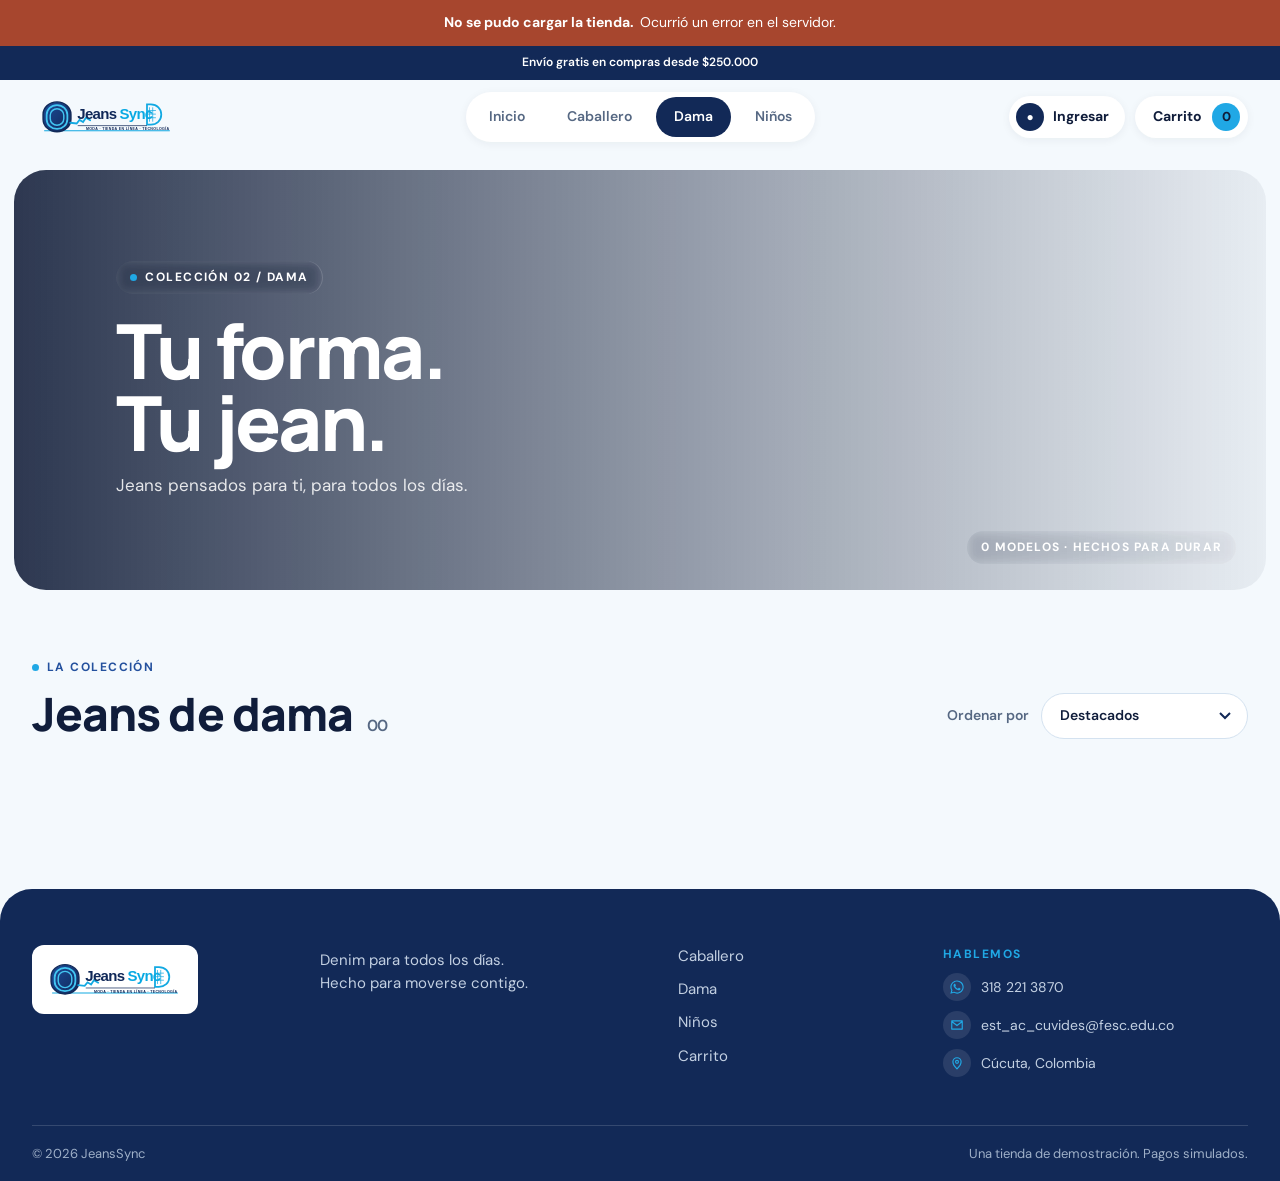
<file: paginas/dama.html>
<!doctype html>
<!--
  ARCHIVO: paginas/dama.html · COLECCIÓN DAMA
  Qué muestra: portada de la sección y todos los jeans de la categoría "dama".
  Cómo funciona: el <body> tiene data-category="dama"; carrito.js lee ese valor,
  trae los productos de la base de datos y dibuja las tarjetas (función renderCards).
  La foto de portada está en estilos.css (.collection-women).
-->
<html lang="es">

<head>

  <!-- ===== CABECERA: metadatos, fuentes de Google, hoja de estilos y scripts ===== -->
    <meta charset="utf-8">
    <meta name="viewport" content="width=device-width, initial-scale=1">
    <meta name="theme-color" content="#122957">
    <title>Jeans de dama | JeansSync</title>
    <link rel="preconnect" href="https://fonts.googleapis.com">
    <link rel="preconnect" href="https://fonts.gstatic.com" crossorigin>
    <link
        href="https://fonts.googleapis.com/css2?family=DM+Sans:wght@400;500;600;700&family=Manrope:wght@400;500;600;700;800&display=swap"
        rel="stylesheet">
    <link rel="stylesheet" href="../assets/css/estilos.css?v=7">
    <!-- Scripts (con "defer" se ejecutan en este orden al terminar de cargar la página):
         productos.js  → catálogo desde la base de datos y función StoreApi para hablar con PHP
         inventario.js → unidades por talla y carrito guardado en el navegador
         auth.js       → sesión del cliente/administrador y promesa StoreReady
         carrito.js    → menú, tarjetas de producto, carrito y avisos (toast)
         el último script es el propio de esta página (si lo tiene) -->
    <script defer src="../assets/js/datos/productos.js"></script>
    <script defer src="../assets/js/nucleo/inventario.js"></script>
    <script defer src="../assets/js/nucleo/auth.js"></script>
    <script defer src="../assets/js/nucleo/carrito.js"></script>
</head>

<!-- data-root="../" = ruta a la raíz del sitio · data-page="catalog" activa el listado · data-category = sección a mostrar -->
<body data-root="../" data-page="catalog" data-category="dama">
    <!-- ===== BARRA DE ANUNCIOS: los mensajes rotan cada 4,5 s (carrito.js) ===== -->
    <div class="announcement" data-announcement><span data-announcement-text>Envío gratis en compras desde $250.000</span></div>
  <!-- ===== MENÚ PRINCIPAL: queda fijo arriba al hacer scroll (.site-header en estilos.css) ===== -->
  <header class="site-header">
    <a class="brand" href="../index.html" aria-label="JeansSync, inicio"><img src="../assets/img/jeanssync-logo.svg" alt="JeansSync"></a>
    <!-- Botón hamburguesa: solo se ve en celular y abre/cierra el menú -->
    <button class="menu-toggle" type="button" aria-label="Abrir menú" aria-expanded="false"><span></span><span></span></button>
    <!-- Enlaces a las secciones de la tienda -->
    <nav class="main-nav" aria-label="Navegación principal">
      <a href="../index.html">Inicio</a>
      <a href="caballero.html">Caballero</a>
      <a class="active" aria-current="page" href="dama.html">Dama</a>
      <a href="ninos.html">Niños</a>
    </nav>
    <!-- Cuenta (auth.js cambia el texto: Ingresar / Hola, nombre / Panel admin) y carrito con contador -->
    <div class="header-actions">
      <a class="account-link" data-account-link href="login.html"><span class="account-icon" aria-hidden="true">●</span><span class="account-text">Ingresar</span></a>
      <a class="cart-link" href="carrito.html"><span class="cart-text">Carrito</span> <span class="cart-count" data-cart-count>0</span></a>
    </div>
  </header>

    <main>
        <!-- ===== PORTADA DE LA COLECCIÓN: título y foto de fondo (la cantidad de modelos la actualiza carrito.js) ===== -->
        <section class="collection-hero collection-women">
            <div><span class="eyebrow">COLECCIÓN 02 / DAMA</span>
                <h1>Tu forma.<br>Tu jean.</h1>
                <p>Jeans pensados para ti, para todos los días.</p>
            </div><span class="collection-side">20 MODELOS · HECHOS PARA DURAR</span>
        </section>
        <!-- ===== LISTADO DE PRODUCTOS ===== -->
        <section class="catalog section-wrap">
            <!-- Título con el número de productos (data-product-count) y selector para ordenar por precio (data-sort) -->
            <div class="catalog-toolbar reveal">
                <div><span class="eyebrow">LA COLECCIÓN</span>
                    <h2>Jeans de dama <span data-product-count></span></h2>
                </div><label class="sort-control">Ordenar por <select data-sort>
                        <option value="featured">Destacados</option>
                        <option value="price-asc">Precio: menor a mayor</option>
                        <option value="price-desc">Precio: mayor a menor</option>
                    </select></label>
            </div>
            <!-- Aquí carrito.js dibuja una tarjeta por producto: foto, precio, tallas, cantidad y botón Agregar -->
            <div class="product-grid" data-product-grid></div>
        </section>
    </main>
    <!-- ===== PIE DE PÁGINA ===== -->
    <footer class="site-footer">
        <div class="footer-main"><a class="brand brand-footer" href="../index.html"><img src="../assets/img/jeanssync-logo.svg" alt="JeansSync"></a>
            <p>Denim para todos los días.<br>Hecho para moverse contigo.</p>
            <div class="footer-nav"><a href="caballero.html">Caballero</a><a href="dama.html">Dama</a><a
                    href="ninos.html">Niños</a><a href="carrito.html">Carrito</a></div>
                <div class="footer-contact"><span>HABLEMOS</span><a class="contact-item" href="https://wa.me/573182213870" target="_blank" rel="noopener" aria-label="Escribir por WhatsApp al 318 221 3870"><span class="contact-badge"><svg class="contact-icon" width="14" height="14" viewBox="0 0 24 24" aria-hidden="true"><path fill="currentColor" d="M17.47 14.38c-.3-.15-1.76-.87-2.03-.97-.27-.1-.47-.15-.67.15-.2.3-.77.97-.94 1.17-.17.2-.35.22-.65.07-.3-.15-1.26-.46-2.4-1.48-.89-.79-1.49-1.77-1.66-2.07-.17-.3-.02-.46.13-.61.13-.13.3-.35.45-.52.15-.17.2-.3.3-.5.1-.2.05-.37-.02-.52-.08-.15-.67-1.62-.92-2.22-.24-.58-.49-.5-.67-.51h-.57c-.2 0-.52.07-.79.37-.27.3-1.04 1.02-1.04 2.48s1.07 2.88 1.21 3.08c.15.2 2.1 3.2 5.08 4.49.71.31 1.26.49 1.69.63.71.23 1.36.2 1.87.12.57-.08 1.76-.72 2-1.41.25-.7.25-1.29.17-1.41-.07-.12-.27-.2-.57-.35zM12.04 21.5h-.01a9.4 9.4 0 0 1-4.8-1.32l-.34-.2-3.57.94.95-3.48-.22-.36a9.43 9.43 0 0 1-1.45-5.03c0-5.21 4.24-9.45 9.46-9.45a9.4 9.4 0 0 1 6.68 2.77 9.39 9.39 0 0 1 2.77 6.69c0 5.21-4.24 9.45-9.46 9.45zm8.05-17.5A11.32 11.32 0 0 0 12.04.66C5.77.66.66 5.77.66 12.04c0 2 .52 3.96 1.52 5.69L.57 23.6l6.03-1.58a11.36 11.36 0 0 0 5.44 1.38h.01c6.27 0 11.38-5.1 11.38-11.37 0-3.04-1.18-5.9-3.34-8.04z"/></svg></span><span class="contact-text">318 221 3870</span></a><a class="contact-item" href="mailto:est_ac_cuvides@fesc.edu.co" aria-label="Enviar correo a est_ac_cuvides@fesc.edu.co"><span class="contact-badge"><svg class="contact-icon" width="14" height="14" viewBox="0 0 24 24" aria-hidden="true"><path fill="none" stroke="currentColor" stroke-width="2" stroke-linecap="round" stroke-linejoin="round" d="M3 5h18v14H3zM3 6l9 7 9-7"/></svg></span><span class="contact-text">est_ac_cuvides@fesc.edu.co</span></a><a class="contact-item" href="https://www.google.com/maps/search/?api=1&amp;query=C%C3%BAcuta%2C%20Colombia" target="_blank" rel="noopener" aria-label="Ver Cúcuta, Colombia en el mapa"><span class="contact-badge"><svg class="contact-icon" width="14" height="14" viewBox="0 0 24 24" aria-hidden="true"><path fill="none" stroke="currentColor" stroke-width="2" stroke-linecap="round" stroke-linejoin="round" d="M12 22s7-6.2 7-12a7 7 0 0 0-14 0c0 5.8 7 12 7 12z"/><circle cx="12" cy="10" r="2.5" fill="none" stroke="currentColor" stroke-width="2"/></svg></span><span class="contact-text">Cúcuta, Colombia</span></a></div>
        </div>
        <div class="footer-bottom"><span>© 2026 JeansSync</span><span>Una tienda de demostración. Pagos
                simulados.</span></div>
    </footer>
</body>

</html>
</file>
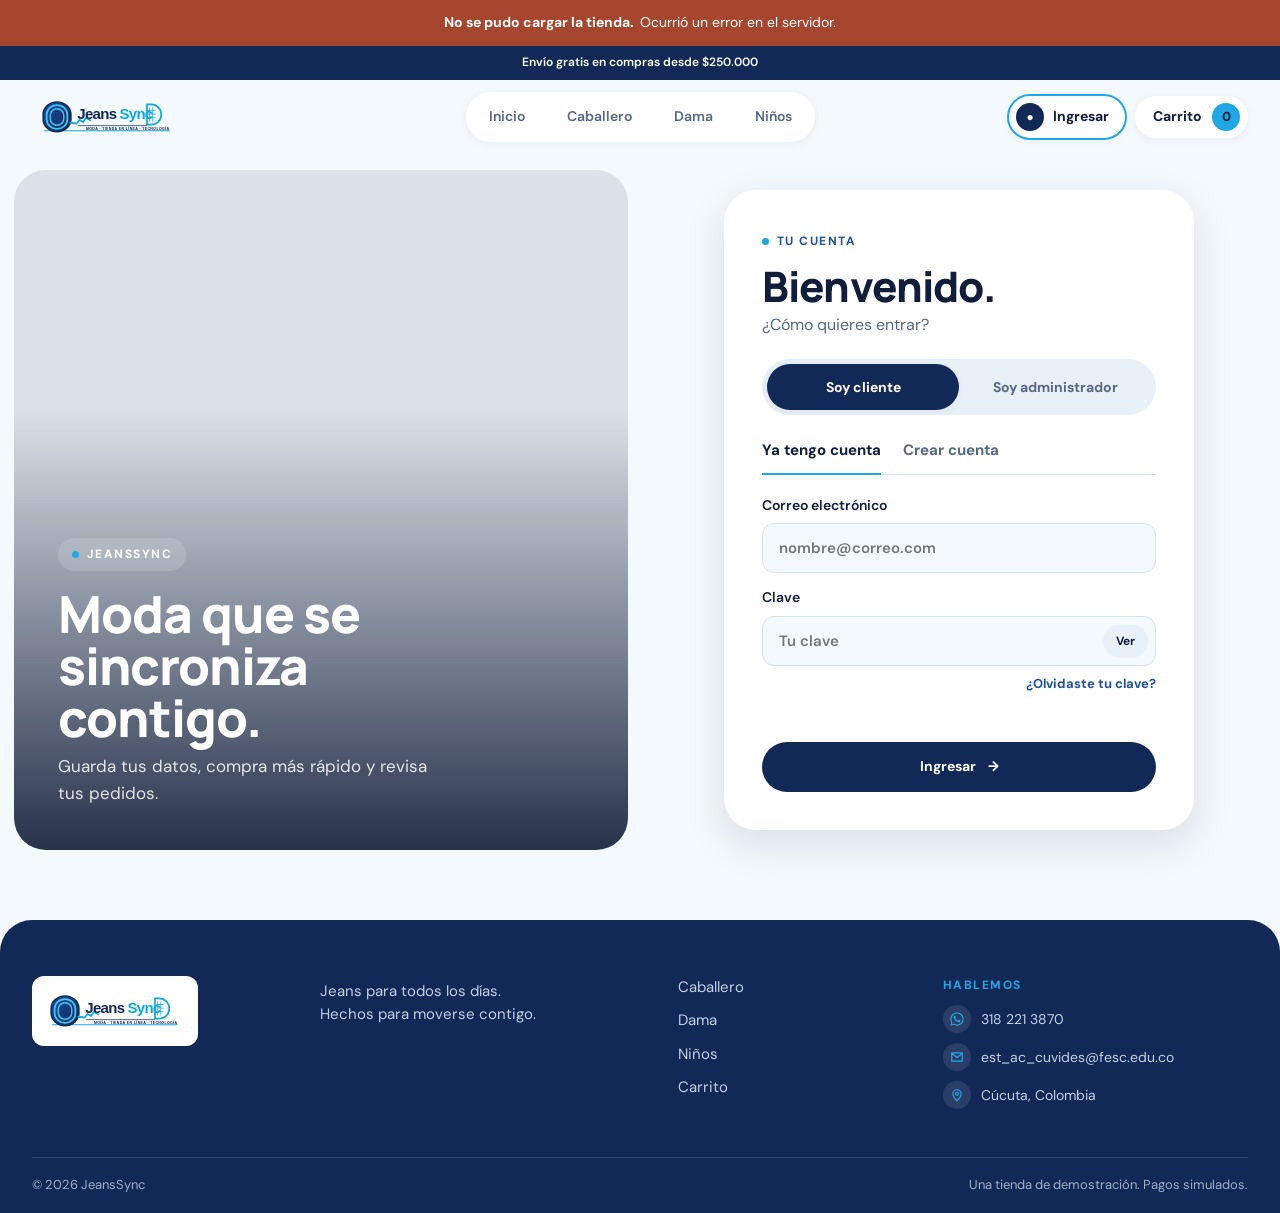
<file: paginas/login.html>
<!doctype html>
<!--
  ARCHIVO: paginas/login.html · INGRESO Y REGISTRO
  Qué muestra: pestañas Soy cliente / Soy administrador, formularios de ingreso y registro,
  y la vista Mi cuenta con los pedidos cuando ya hay sesión.
  Lógica propia: assets/js/paginas/login.js → usa api/auth.php y api/pedidos.php.
  Parámetros de la URL: ?rol=admin (abre la pestaña de administrador),
  ?modo=registro (abre Crear cuenta), ?volver=checkout (después de ingresar va al pago),
  ?recuperar=1 (abre la ventana "¿Olvidaste tu clave?").
-->
<html lang="es">
<head>
  <!-- ===== CABECERA: metadatos, fuentes de Google, hoja de estilos y scripts ===== -->
  <meta charset="utf-8">
  <meta name="viewport" content="width=device-width, initial-scale=1">
  <meta name="theme-color" content="#122957">
  <title>Ingresar | JeansSync</title>
  <link rel="preconnect" href="https://fonts.googleapis.com">
  <link rel="preconnect" href="https://fonts.gstatic.com" crossorigin>
  <link href="https://fonts.googleapis.com/css2?family=DM+Sans:wght@400;500;600;700&family=Manrope:wght@400;500;600;700;800&display=swap" rel="stylesheet">
  <link rel="stylesheet" href="../assets/css/estilos.css?v=7">
  <!-- Scripts (con "defer" se ejecutan en este orden al terminar de cargar la página):
       productos.js  → catálogo desde la base de datos y función StoreApi para hablar con PHP
       inventario.js → unidades por talla y carrito guardado en el navegador
       auth.js       → sesión del cliente/administrador y promesa StoreReady
       carrito.js    → menú, tarjetas de producto, carrito y avisos (toast)
       el último script es el propio de esta página (si lo tiene) -->
  <script defer src="../assets/js/datos/productos.js"></script>
  <script defer src="../assets/js/nucleo/inventario.js"></script>
  <script defer src="../assets/js/nucleo/auth.js"></script>
  <script defer src="../assets/js/nucleo/carrito.js"></script>
  <script defer src="../assets/js/paginas/login.js"></script>
</head>
<!-- data-page="login": esta página la controla assets/js/paginas/login.js -->
<body data-root="../" data-page="login">
  <!-- ===== BARRA DE ANUNCIOS: los mensajes rotan cada 4,5 s (carrito.js) ===== -->
  <div class="announcement" data-announcement><span data-announcement-text>Envío gratis en compras desde $250.000</span></div>
  <!-- ===== MENÚ PRINCIPAL: queda fijo arriba al hacer scroll (.site-header en estilos.css) ===== -->
  <header class="site-header">
    <a class="brand" href="../index.html" aria-label="JeansSync, inicio"><img src="../assets/img/jeanssync-logo.svg" alt="JeansSync"></a>
    <!-- Botón hamburguesa: solo se ve en celular y abre/cierra el menú -->
    <button class="menu-toggle" type="button" aria-label="Abrir menú" aria-expanded="false"><span></span><span></span></button>
    <!-- Enlaces a las secciones de la tienda -->
    <nav class="main-nav" aria-label="Navegación principal">
      <a href="../index.html">Inicio</a>
      <a href="caballero.html">Caballero</a>
      <a href="dama.html">Dama</a>
      <a href="ninos.html">Niños</a>
    </nav>
    <!-- Cuenta (auth.js cambia el texto: Ingresar / Hola, nombre / Panel admin) y carrito con contador -->
    <div class="header-actions">
      <a class="account-link active" data-account-link href="login.html"><span class="account-icon" aria-hidden="true">●</span><span class="account-text">Ingresar</span></a>
      <a class="cart-link" href="carrito.html"><span class="cart-text">Carrito</span> <span class="cart-count" data-cart-count>0</span></a>
    </div>
  </header>

  <!-- ===== CONTENIDO: a la izquierda una foto, a la derecha la tarjeta de ingreso ===== -->

  <main class="auth-page">
    <!-- Foto decorativa con el lema (la imagen está en estilos.css: .auth-visual) -->
    <div class="auth-visual" aria-hidden="true">
      <div class="auth-visual-copy">
        <span class="eyebrow">JEANSSYNC</span>
        <strong>Moda que se sincroniza contigo.</strong>
        <p>Guarda tus datos, compra más rápido y revisa tus pedidos.</p>
      </div>
    </div>

    <div class="auth-side">
      <!-- ===== SIN SESIÓN: elegir "Soy cliente" o "Soy administrador" ===== -->
      <section class="auth-card" data-auth-guest>
        <span class="eyebrow">TU CUENTA</span>
        <h1>Bienvenido.</h1>
        <p class="auth-lead">¿Cómo quieres entrar?</p>

        <!-- Pestañas cliente / administrador -->

        <div class="role-switch" role="tablist" aria-label="Tipo de cuenta">
          <button type="button" role="tab" id="tab-cliente" aria-controls="panel-cliente" aria-selected="true" data-role="client">Soy cliente</button>
          <button type="button" role="tab" id="tab-admin" aria-controls="panel-admin" aria-selected="false" data-role="admin">Soy administrador</button>
        </div>

        <!-- ===== PANEL CLIENTE: "Ya tengo cuenta" o "Crear cuenta" ===== -->

        <div class="auth-panel" id="panel-cliente" role="tabpanel" aria-labelledby="tab-cliente" data-panel="client">
          <div class="mode-switch" data-mode-switch>
            <button type="button" aria-pressed="true" data-mode="login">Ya tengo cuenta</button>
            <button type="button" aria-pressed="false" data-mode="register">Crear cuenta</button>
          </div>

          <!-- Ingreso del cliente: correo y clave (api/auth.php, acción "login") -->

          <form class="auth-form" data-form="client-login" novalidate>
            <label>Correo electrónico<input name="email" type="email" autocomplete="email" required placeholder="nombre@correo.com"></label>
            <label>Clave<span class="password-field"><input name="password" type="password" autocomplete="current-password" required placeholder="Tu clave"><button type="button" class="toggle-password" aria-label="Mostrar clave">Ver</button></span></label>
            <button class="forgot-link" type="button" data-forgot-open>¿Olvidaste tu clave?</button>
            <p class="form-error" role="alert" data-error></p>
            <button class="button button-dark button-wide" type="submit">Ingresar <span aria-hidden="true">→</span></button>
          </form>

          <!-- Registro: nombre, correo, clave y datos de entrega opcionales (api/auth.php, acción "registro") -->

          <form class="auth-form" data-form="register" novalidate hidden>
            <label>Nombre completo<input name="name" autocomplete="name" required minlength="3" placeholder="Tu nombre"></label>
            <label>Correo electrónico<input name="email" type="email" autocomplete="email" required placeholder="nombre@correo.com"></label>
            <label>Clave<span class="password-field"><input name="password" type="password" autocomplete="new-password" required minlength="6" placeholder="Mínimo 6 caracteres"><button type="button" class="toggle-password" aria-label="Mostrar clave">Ver</button></span></label>
            <details class="optional-fields">
              <summary>Agregar datos de entrega <span>(opcional, para comprar más rápido)</span></summary>
              <div class="optional-grid">
                <label>Teléfono<input name="phone" type="tel" autocomplete="tel" placeholder="300 000 0000"></label>
                <label>Ciudad<input name="city" autocomplete="address-level2" placeholder="Bogotá"></label>
                <label class="full-field">Dirección<input name="address" autocomplete="street-address" placeholder="Calle, carrera, número y apartamento"></label>
              </div>
            </details>
            <p class="form-error" role="alert" data-error></p>
            <button class="button button-lime button-wide" type="submit">Crear mi cuenta <span aria-hidden="true">→</span></button>
          </form>
        </div>

        <!-- ===== PANEL ADMINISTRADOR: usuario y clave (api/auth.php, acción "admin") ===== -->

        <div class="auth-panel" id="panel-admin" role="tabpanel" aria-labelledby="tab-admin" data-panel="admin" hidden>
          <form class="auth-form" data-form="admin" novalidate>
            <label>Usuario<input name="user" autocomplete="username" required placeholder="Usuario del administrador"></label>
            <label>Clave<span class="password-field"><input name="password" type="password" autocomplete="current-password" required placeholder="Clave del administrador"><button type="button" class="toggle-password" aria-label="Mostrar clave">Ver</button></span></label>
            <p class="form-error" role="alert" data-error></p>
            <button class="button button-dark button-wide" type="submit">Entrar al panel <span aria-hidden="true">→</span></button>
          </form>
          <p class="auth-note">Acceso exclusivo para el administrador de la tienda.</p>
        </div>
      </section>

      <!-- ===== CON SESIÓN: "Mi cuenta" con los pedidos del cliente, o acceso al panel si es administrador (lo dibuja login.js) ===== -->
      <section class="auth-card" data-auth-session hidden></section>
    </div>
  </main>

  <!-- ===== VENTANA "¿OLVIDASTE TU CLAVE?": cuadro centrado sobre la página (login.js lo abre con showModal) =====
       1. forgot-request: el cliente escribe su correo → api/auth.php "recuperar" le envía un enlace.
       2. forgot-sent: confirma que el enlace llegó a su correo. El enlace abre paginas/restablecer.html. -->
  <dialog class="forgot-modal" data-forgot-modal aria-labelledby="forgot-title">
    <button class="forgot-close" type="button" data-forgot-close aria-label="Cerrar">×</button>

    <!-- 1. Pedir el correo -->
    <form class="auth-form" data-form="forgot-request" novalidate>
      <span class="forgot-badge" aria-hidden="true"><svg width="24" height="24" viewBox="0 0 24 24"><g fill="none" stroke="currentColor" stroke-width="2" stroke-linecap="round" stroke-linejoin="round"><rect x="4" y="11" width="16" height="10" rx="2"/><path d="M8 11V7a4 4 0 0 1 8 0v4"/><circle cx="12" cy="16" r="1"/></g></svg></span>
      <div class="forgot-head">
        <h2 id="forgot-title">¿Olvidaste tu clave?</h2>
        <p>Escribe el correo con el que creaste tu cuenta y te enviaremos un enlace para crear una clave nueva.</p>
      </div>
      <label>Correo electrónico<input name="email" type="email" autocomplete="email" required placeholder="nombre@correo.com"></label>
      <p class="form-error" role="alert" data-error></p>
      <button class="button button-dark button-wide" type="submit"><span data-label>Enviar enlace</span> <span aria-hidden="true">→</span></button>
      <button class="forgot-back" type="button" data-forgot-close>Cancelar</button>
    </form>

    <!-- 2. Enlace enviado -->
    <div class="forgot-sent" data-forgot-sent hidden>
      <span class="forgot-badge forgot-badge-ok" aria-hidden="true"><svg width="24" height="24" viewBox="0 0 24 24"><path fill="none" stroke="currentColor" stroke-width="2" stroke-linecap="round" stroke-linejoin="round" d="M3 5h18v14H3zM3 6l9 7 9-7"/></svg></span>
      <div class="forgot-head">
        <h2>Revisa tu correo</h2>
        <p>Enviamos un enlace a <strong data-forgot-email></strong>. Ábrelo para crear tu clave nueva. Vence en <span data-forgot-minutes>30</span> minutos.</p>
        <p class="forgot-tip">¿No lo ves? Revisa la carpeta de spam o promociones.</p>
      </div>
      <button class="button button-dark button-wide" type="button" data-forgot-close>Entendido</button>
      <button class="forgot-back" type="button" data-forgot-retry>Usar otro correo</button>
    </div>
  </dialog>

  <!-- ===== PIE DE PÁGINA ===== -->

  <footer class="site-footer">
    <div class="footer-main">
      <a class="brand brand-footer" href="../index.html"><img src="../assets/img/jeanssync-logo.svg" alt="JeansSync"></a>
      <p>Jeans para todos los días.<br>Hechos para moverse contigo.</p>
      <div class="footer-nav"><a href="caballero.html">Caballero</a><a href="dama.html">Dama</a><a href="ninos.html">Niños</a><a href="carrito.html">Carrito</a></div>
      <div class="footer-contact"><span>HABLEMOS</span><a class="contact-item" href="https://wa.me/573182213870" target="_blank" rel="noopener" aria-label="Escribir por WhatsApp al 318 221 3870"><span class="contact-badge"><svg class="contact-icon" width="14" height="14" viewBox="0 0 24 24" aria-hidden="true"><path fill="currentColor" d="M17.47 14.38c-.3-.15-1.76-.87-2.03-.97-.27-.1-.47-.15-.67.15-.2.3-.77.97-.94 1.17-.17.2-.35.22-.65.07-.3-.15-1.26-.46-2.4-1.48-.89-.79-1.49-1.77-1.66-2.07-.17-.3-.02-.46.13-.61.13-.13.3-.35.45-.52.15-.17.2-.3.3-.5.1-.2.05-.37-.02-.52-.08-.15-.67-1.62-.92-2.22-.24-.58-.49-.5-.67-.51h-.57c-.2 0-.52.07-.79.37-.27.3-1.04 1.02-1.04 2.48s1.07 2.88 1.21 3.08c.15.2 2.1 3.2 5.08 4.49.71.31 1.26.49 1.69.63.71.23 1.36.2 1.87.12.57-.08 1.76-.72 2-1.41.25-.7.25-1.29.17-1.41-.07-.12-.27-.2-.57-.35zM12.04 21.5h-.01a9.4 9.4 0 0 1-4.8-1.32l-.34-.2-3.57.94.95-3.48-.22-.36a9.43 9.43 0 0 1-1.45-5.03c0-5.21 4.24-9.45 9.46-9.45a9.4 9.4 0 0 1 6.68 2.77 9.39 9.39 0 0 1 2.77 6.69c0 5.21-4.24 9.45-9.46 9.45zm8.05-17.5A11.32 11.32 0 0 0 12.04.66C5.77.66.66 5.77.66 12.04c0 2 .52 3.96 1.52 5.69L.57 23.6l6.03-1.58a11.36 11.36 0 0 0 5.44 1.38h.01c6.27 0 11.38-5.1 11.38-11.37 0-3.04-1.18-5.9-3.34-8.04z"/></svg></span><span class="contact-text">318 221 3870</span></a><a class="contact-item" href="mailto:est_ac_cuvides@fesc.edu.co" aria-label="Enviar correo a est_ac_cuvides@fesc.edu.co"><span class="contact-badge"><svg class="contact-icon" width="14" height="14" viewBox="0 0 24 24" aria-hidden="true"><path fill="none" stroke="currentColor" stroke-width="2" stroke-linecap="round" stroke-linejoin="round" d="M3 5h18v14H3zM3 6l9 7 9-7"/></svg></span><span class="contact-text">est_ac_cuvides@fesc.edu.co</span></a><a class="contact-item" href="https://www.google.com/maps/search/?api=1&amp;query=C%C3%BAcuta%2C%20Colombia" target="_blank" rel="noopener" aria-label="Ver Cúcuta, Colombia en el mapa"><span class="contact-badge"><svg class="contact-icon" width="14" height="14" viewBox="0 0 24 24" aria-hidden="true"><path fill="none" stroke="currentColor" stroke-width="2" stroke-linecap="round" stroke-linejoin="round" d="M12 22s7-6.2 7-12a7 7 0 0 0-14 0c0 5.8 7 12 7 12z"/><circle cx="12" cy="10" r="2.5" fill="none" stroke="currentColor" stroke-width="2"/></svg></span><span class="contact-text">Cúcuta, Colombia</span></a></div>
    </div>
    <div class="footer-bottom"><span>© 2026 JeansSync</span><span>Una tienda de demostración. Pagos simulados.</span></div>
  </footer>
</body>
</html>
</file>
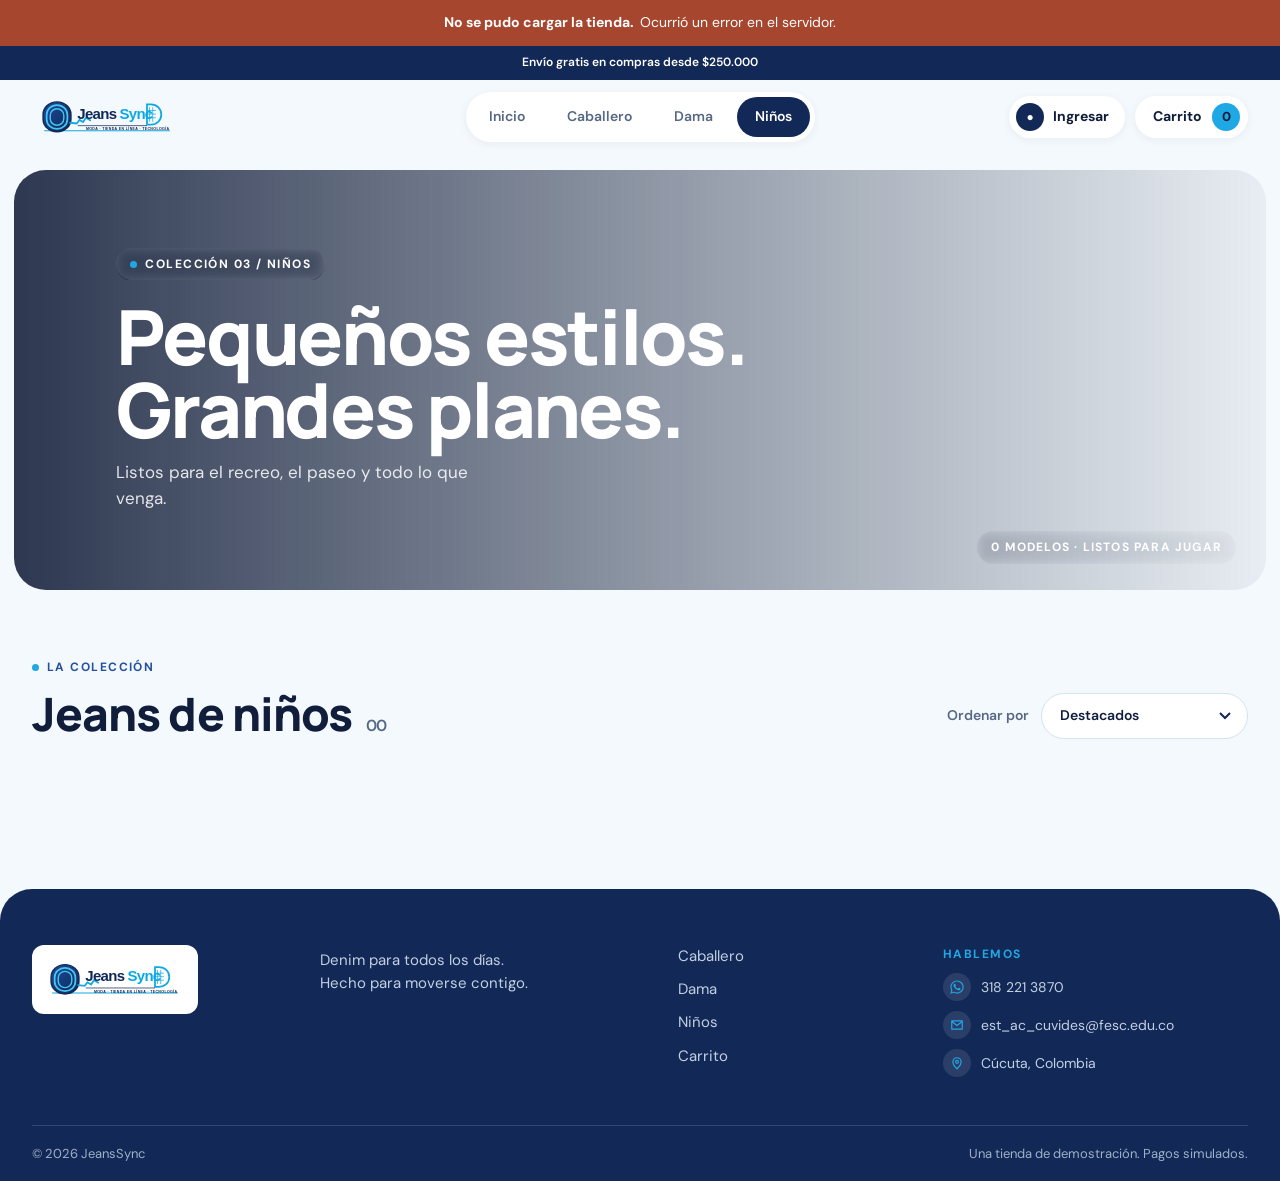
<file: paginas/ninos.html>
<!doctype html>
<!--
  ARCHIVO: paginas/ninos.html · COLECCIÓN NIÑOS
  Qué muestra: portada de la sección y todos los jeans de la categoría "ninos".
  Cómo funciona: el <body> tiene data-category="ninos"; carrito.js lee ese valor,
  trae los productos de la base de datos y dibuja las tarjetas (función renderCards).
  La foto de portada está en estilos.css (.collection-kids).
-->
<html lang="es">

<head>

  <!-- ===== CABECERA: metadatos, fuentes de Google, hoja de estilos y scripts ===== -->
    <meta charset="utf-8">
    <meta name="viewport" content="width=device-width, initial-scale=1">
    <meta name="theme-color" content="#122957">
    <title>Jeans de niños | JeansSync</title>
    <link rel="preconnect" href="https://fonts.googleapis.com">
    <link rel="preconnect" href="https://fonts.gstatic.com" crossorigin>
    <link
        href="https://fonts.googleapis.com/css2?family=DM+Sans:wght@400;500;600;700&family=Manrope:wght@400;500;600;700;800&display=swap"
        rel="stylesheet">
    <link rel="stylesheet" href="../assets/css/estilos.css?v=7">
    <!-- Scripts (con "defer" se ejecutan en este orden al terminar de cargar la página):
         productos.js  → catálogo desde la base de datos y función StoreApi para hablar con PHP
         inventario.js → unidades por talla y carrito guardado en el navegador
         auth.js       → sesión del cliente/administrador y promesa StoreReady
         carrito.js    → menú, tarjetas de producto, carrito y avisos (toast)
         el último script es el propio de esta página (si lo tiene) -->
    <script defer src="../assets/js/datos/productos.js"></script>
    <script defer src="../assets/js/nucleo/inventario.js"></script>
    <script defer src="../assets/js/nucleo/auth.js"></script>
    <script defer src="../assets/js/nucleo/carrito.js"></script>
</head>

<!-- data-root="../" = ruta a la raíz del sitio · data-page="catalog" activa el listado · data-category = sección a mostrar -->
<body data-root="../" data-page="catalog" data-category="ninos">
    <!-- ===== BARRA DE ANUNCIOS: los mensajes rotan cada 4,5 s (carrito.js) ===== -->
    <div class="announcement" data-announcement><span data-announcement-text>Envío gratis en compras desde $250.000</span></div>
  <!-- ===== MENÚ PRINCIPAL: queda fijo arriba al hacer scroll (.site-header en estilos.css) ===== -->
  <header class="site-header">
    <a class="brand" href="../index.html" aria-label="JeansSync, inicio"><img src="../assets/img/jeanssync-logo.svg" alt="JeansSync"></a>
    <!-- Botón hamburguesa: solo se ve en celular y abre/cierra el menú -->
    <button class="menu-toggle" type="button" aria-label="Abrir menú" aria-expanded="false"><span></span><span></span></button>
    <!-- Enlaces a las secciones de la tienda -->
    <nav class="main-nav" aria-label="Navegación principal">
      <a href="../index.html">Inicio</a>
      <a href="caballero.html">Caballero</a>
      <a href="dama.html">Dama</a>
      <a class="active" aria-current="page" href="ninos.html">Niños</a>
    </nav>
    <!-- Cuenta (auth.js cambia el texto: Ingresar / Hola, nombre / Panel admin) y carrito con contador -->
    <div class="header-actions">
      <a class="account-link" data-account-link href="login.html"><span class="account-icon" aria-hidden="true">●</span><span class="account-text">Ingresar</span></a>
      <a class="cart-link" href="carrito.html"><span class="cart-text">Carrito</span> <span class="cart-count" data-cart-count>0</span></a>
    </div>
  </header>

    <main>
        <!-- ===== PORTADA DE LA COLECCIÓN: título y foto de fondo (la cantidad de modelos la actualiza carrito.js) ===== -->
        <section class="collection-hero collection-kids">
            <div><span class="eyebrow">COLECCIÓN 03 / NIÑOS</span>
                <h1>Pequeños estilos.<br>Grandes planes.</h1>
                <p>Listos para el recreo, el paseo y todo lo que venga.</p>
            </div><span class="collection-side">20 MODELOS · LISTOS PARA JUGAR</span>
        </section>
        <!-- ===== LISTADO DE PRODUCTOS ===== -->
        <section class="catalog section-wrap">
            <!-- Título con el número de productos (data-product-count) y selector para ordenar por precio (data-sort) -->
            <div class="catalog-toolbar reveal">
                <div><span class="eyebrow">LA COLECCIÓN</span>
                    <h2>Jeans de niños <span data-product-count></span></h2>
                </div><label class="sort-control">Ordenar por <select data-sort>
                        <option value="featured">Destacados</option>
                        <option value="price-asc">Precio: menor a mayor</option>
                        <option value="price-desc">Precio: mayor a menor</option>
                    </select></label>
            </div>
            <!-- Aquí carrito.js dibuja una tarjeta por producto: foto, precio, tallas, cantidad y botón Agregar -->
            <div class="product-grid" data-product-grid></div>
        </section>
    </main>
    <!-- ===== PIE DE PÁGINA ===== -->
    <footer class="site-footer">
        <div class="footer-main"><a class="brand brand-footer" href="../index.html"><img src="../assets/img/jeanssync-logo.svg" alt="JeansSync"></a>
            <p>Denim para todos los días.<br>Hecho para moverse contigo.</p>
            <div class="footer-nav"><a href="caballero.html">Caballero</a><a href="dama.html">Dama</a><a
                    href="ninos.html">Niños</a><a href="carrito.html">Carrito</a></div>
                <div class="footer-contact"><span>HABLEMOS</span><a class="contact-item" href="https://wa.me/573182213870" target="_blank" rel="noopener" aria-label="Escribir por WhatsApp al 318 221 3870"><span class="contact-badge"><svg class="contact-icon" width="14" height="14" viewBox="0 0 24 24" aria-hidden="true"><path fill="currentColor" d="M17.47 14.38c-.3-.15-1.76-.87-2.03-.97-.27-.1-.47-.15-.67.15-.2.3-.77.97-.94 1.17-.17.2-.35.22-.65.07-.3-.15-1.26-.46-2.4-1.48-.89-.79-1.49-1.77-1.66-2.07-.17-.3-.02-.46.13-.61.13-.13.3-.35.45-.52.15-.17.2-.3.3-.5.1-.2.05-.37-.02-.52-.08-.15-.67-1.62-.92-2.22-.24-.58-.49-.5-.67-.51h-.57c-.2 0-.52.07-.79.37-.27.3-1.04 1.02-1.04 2.48s1.07 2.88 1.21 3.08c.15.2 2.1 3.2 5.08 4.49.71.31 1.26.49 1.69.63.71.23 1.36.2 1.87.12.57-.08 1.76-.72 2-1.41.25-.7.25-1.29.17-1.41-.07-.12-.27-.2-.57-.35zM12.04 21.5h-.01a9.4 9.4 0 0 1-4.8-1.32l-.34-.2-3.57.94.95-3.48-.22-.36a9.43 9.43 0 0 1-1.45-5.03c0-5.21 4.24-9.45 9.46-9.45a9.4 9.4 0 0 1 6.68 2.77 9.39 9.39 0 0 1 2.77 6.69c0 5.21-4.24 9.45-9.46 9.45zm8.05-17.5A11.32 11.32 0 0 0 12.04.66C5.77.66.66 5.77.66 12.04c0 2 .52 3.96 1.52 5.69L.57 23.6l6.03-1.58a11.36 11.36 0 0 0 5.44 1.38h.01c6.27 0 11.38-5.1 11.38-11.37 0-3.04-1.18-5.9-3.34-8.04z"/></svg></span><span class="contact-text">318 221 3870</span></a><a class="contact-item" href="mailto:est_ac_cuvides@fesc.edu.co" aria-label="Enviar correo a est_ac_cuvides@fesc.edu.co"><span class="contact-badge"><svg class="contact-icon" width="14" height="14" viewBox="0 0 24 24" aria-hidden="true"><path fill="none" stroke="currentColor" stroke-width="2" stroke-linecap="round" stroke-linejoin="round" d="M3 5h18v14H3zM3 6l9 7 9-7"/></svg></span><span class="contact-text">est_ac_cuvides@fesc.edu.co</span></a><a class="contact-item" href="https://www.google.com/maps/search/?api=1&amp;query=C%C3%BAcuta%2C%20Colombia" target="_blank" rel="noopener" aria-label="Ver Cúcuta, Colombia en el mapa"><span class="contact-badge"><svg class="contact-icon" width="14" height="14" viewBox="0 0 24 24" aria-hidden="true"><path fill="none" stroke="currentColor" stroke-width="2" stroke-linecap="round" stroke-linejoin="round" d="M12 22s7-6.2 7-12a7 7 0 0 0-14 0c0 5.8 7 12 7 12z"/><circle cx="12" cy="10" r="2.5" fill="none" stroke="currentColor" stroke-width="2"/></svg></span><span class="contact-text">Cúcuta, Colombia</span></a></div>
        </div>
        <div class="footer-bottom"><span>© 2026 JeansSync</span><span>Una tienda de demostración. Pagos
                simulados.</span></div>
    </footer>
</body>

</html>
</file>
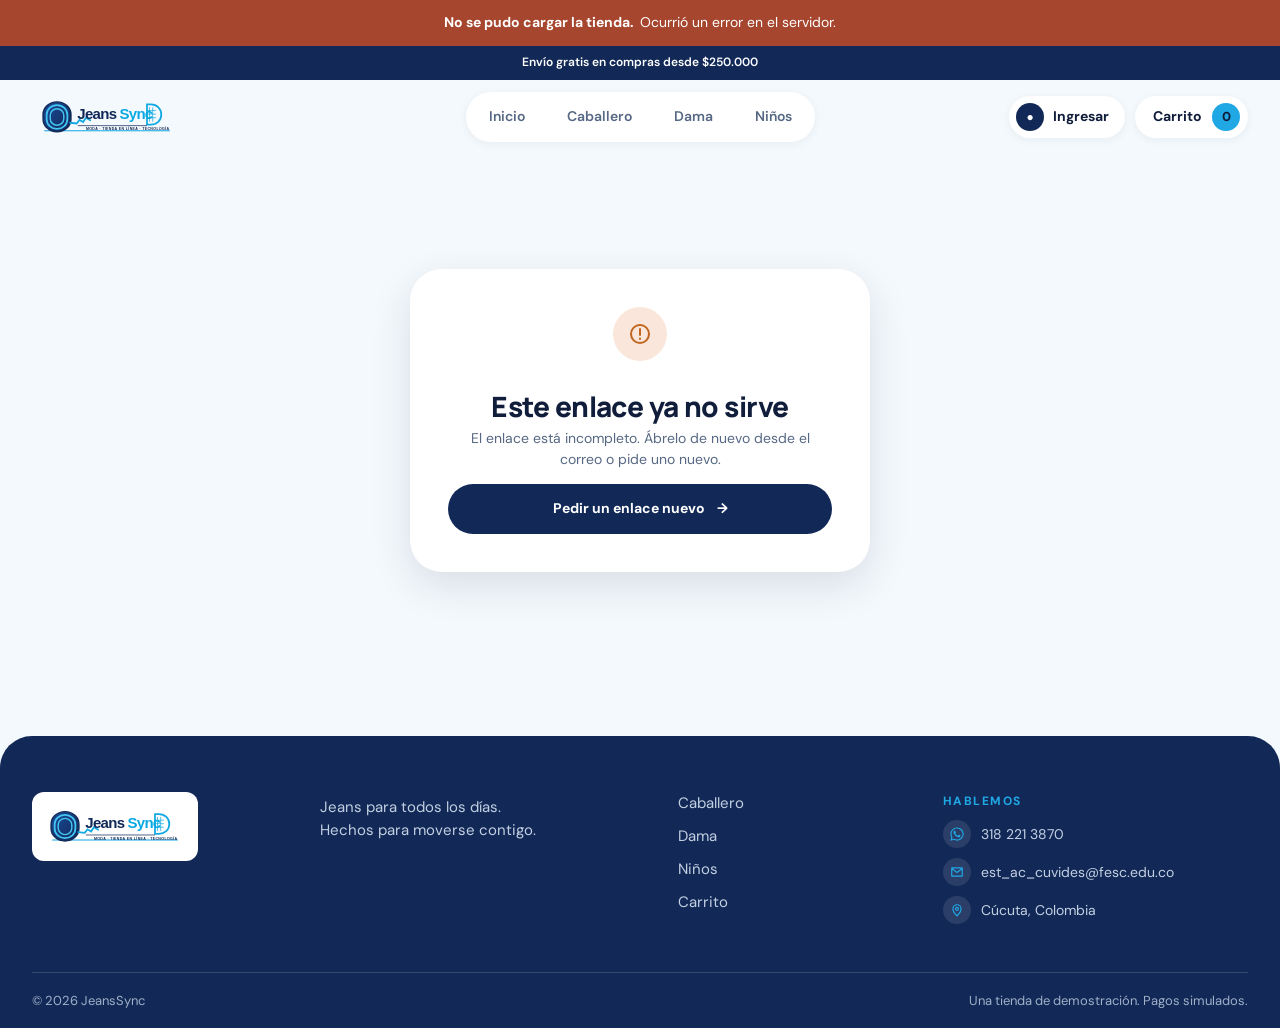
<file: paginas/restablecer.html>
<!doctype html>
<!--
  ARCHIVO: paginas/restablecer.html · CAMBIAR LA CLAVE DESDE EL ENLACE DEL CORREO
  Se abre desde el botón "Cambiar mi clave" del correo que envía "¿Olvidaste tu clave?".
  La dirección trae el enlace secreto: restablecer.html?token=xxxxxxxx (64 letras y números).
  Qué muestra (assets/js/paginas/restablecer.js elige una vista):
    - Revisando… mientras pregunta al servidor si el enlace sirve (api/auth.php "validar_enlace")
    - Formulario de clave nueva si el enlace sirve (api/auth.php "restablecer")
    - Aviso de enlace vencido o ya usado, con botón para pedir otro
    - Confirmación cuando la clave quedó cambiada (la sesión queda iniciada)
-->
<html lang="es">
<head>
  <meta charset="utf-8">
  <meta name="viewport" content="width=device-width, initial-scale=1">
  <meta name="theme-color" content="#122957">
  <meta name="robots" content="noindex">
  <title>Cambiar clave | JeansSync</title>
  <link rel="preconnect" href="https://fonts.googleapis.com">
  <link rel="preconnect" href="https://fonts.gstatic.com" crossorigin>
  <link href="https://fonts.googleapis.com/css2?family=DM+Sans:wght@400;500;600;700&family=Manrope:wght@400;500;600;700;800&display=swap" rel="stylesheet">
  <link rel="stylesheet" href="../assets/css/estilos.css?v=7">
  <!-- Mismos scripts base que las demás páginas + el propio de esta página -->
  <script defer src="../assets/js/datos/productos.js"></script>
  <script defer src="../assets/js/nucleo/inventario.js"></script>
  <script defer src="../assets/js/nucleo/auth.js"></script>
  <script defer src="../assets/js/nucleo/carrito.js"></script>
  <script defer src="../assets/js/paginas/restablecer.js"></script>
</head>
<body data-root="../" data-page="restablecer">
  <!-- ===== BARRA DE ANUNCIOS: los mensajes rotan cada 4,5 s (carrito.js) ===== -->
  <div class="announcement" data-announcement><span data-announcement-text>Envío gratis en compras desde $250.000</span></div>
  <!-- ===== MENÚ PRINCIPAL: queda fijo arriba al hacer scroll (.site-header en estilos.css) ===== -->
  <header class="site-header">
    <a class="brand" href="../index.html" aria-label="JeansSync, inicio"><img src="../assets/img/jeanssync-logo.svg" alt="JeansSync"></a>
    <!-- Botón hamburguesa: solo se ve en celular y abre/cierra el menú -->
    <button class="menu-toggle" type="button" aria-label="Abrir menú" aria-expanded="false"><span></span><span></span></button>
    <!-- Enlaces a las secciones de la tienda -->
    <nav class="main-nav" aria-label="Navegación principal">
      <a href="../index.html">Inicio</a>
      <a href="caballero.html">Caballero</a>
      <a href="dama.html">Dama</a>
      <a href="ninos.html">Niños</a>
    </nav>
    <!-- Cuenta (auth.js cambia el texto: Ingresar / Hola, nombre / Panel admin) y carrito con contador -->
    <div class="header-actions">
      <a class="account-link" data-account-link href="login.html"><span class="account-icon" aria-hidden="true">●</span><span class="account-text">Ingresar</span></a>
      <a class="cart-link" href="carrito.html"><span class="cart-text">Carrito</span> <span class="cart-count" data-cart-count>0</span></a>
    </div>
  </header>

  <!-- ===== CONTENIDO: una tarjeta centrada con 4 vistas (solo una visible a la vez) ===== -->
  <main class="reset-page">
    <section class="auth-card reset-card">

      <!-- Vista 1: revisando el enlace -->
      <div class="reset-view" data-view="checking">
        <span class="forgot-badge" aria-hidden="true"><span class="reset-spinner"></span></span>
        <div class="forgot-head"><h1 class="reset-title">Revisando tu enlace…</h1><p>Un momento, por favor.</p></div>
      </div>

      <!-- Vista 2: formulario de clave nueva -->
      <form class="auth-form reset-view" data-view="form" data-form="reset" novalidate hidden>
        <span class="forgot-badge" aria-hidden="true"><svg width="24" height="24" viewBox="0 0 24 24"><g fill="none" stroke="currentColor" stroke-width="2" stroke-linecap="round" stroke-linejoin="round"><rect x="4" y="11" width="16" height="10" rx="2"/><path d="M8 11V7a4 4 0 0 1 8 0v4"/><circle cx="12" cy="16" r="1"/></g></svg></span>
        <div class="forgot-head">
          <h1 class="reset-title">Crea tu clave nueva</h1>
          <p>Hola, <strong data-reset-name></strong>. Elige una clave nueva para <strong data-reset-email></strong>.</p>
        </div>
        <label>Clave nueva<span class="password-field"><input name="password" type="password" autocomplete="new-password" required minlength="6" placeholder="Mínimo 6 caracteres"><button type="button" class="toggle-password" aria-label="Mostrar clave">Ver</button></span></label>
        <label>Repite la clave nueva<span class="password-field"><input name="confirm" type="password" autocomplete="new-password" required minlength="6" placeholder="Escríbela otra vez"><button type="button" class="toggle-password" aria-label="Mostrar clave">Ver</button></span></label>
        <p class="form-error" role="alert" data-error></p>
        <button class="button button-lime button-wide" type="submit"><span data-label>Guardar clave nueva</span> <span aria-hidden="true">→</span></button>
      </form>

      <!-- Vista 3: el enlace no sirve (venció, ya se usó o está incompleto) -->
      <div class="reset-view" data-view="invalid" hidden>
        <span class="forgot-badge forgot-badge-warn" aria-hidden="true"><svg width="24" height="24" viewBox="0 0 24 24"><g fill="none" stroke="currentColor" stroke-width="2" stroke-linecap="round"><circle cx="12" cy="12" r="9"/><path d="M12 7v6M12 16.5v.5"/></g></svg></span>
        <div class="forgot-head"><h1 class="reset-title">Este enlace ya no sirve</h1><p data-invalid-message>El enlace venció o ya se usó.</p></div>
        <a class="button button-dark button-wide" href="login.html?recuperar=1">Pedir un enlace nuevo <span aria-hidden="true">→</span></a>
      </div>

      <!-- Vista 4: clave cambiada -->
      <div class="reset-view" data-view="done" hidden>
        <span class="forgot-badge forgot-badge-ok" aria-hidden="true"><svg width="24" height="24" viewBox="0 0 24 24"><path fill="none" stroke="currentColor" stroke-width="2.4" stroke-linecap="round" stroke-linejoin="round" d="M5 12.5l4.5 4.5L19 7.5"/></svg></span>
        <div class="forgot-head"><h1 class="reset-title">¡Listo! Clave cambiada</h1><p>Ya puedes usar tu clave nueva. Dejamos tu sesión iniciada.</p></div>
        <a class="button button-dark button-wide" href="login.html">Ir a mi cuenta <span aria-hidden="true">→</span></a>
        <a class="forgot-back" href="../index.html">Seguir comprando</a>
      </div>
    </section>
  </main>

  <!-- ===== PIE DE PÁGINA ===== -->

  <footer class="site-footer">
    <div class="footer-main">
      <a class="brand brand-footer" href="../index.html"><img src="../assets/img/jeanssync-logo.svg" alt="JeansSync"></a>
      <p>Jeans para todos los días.<br>Hechos para moverse contigo.</p>
      <div class="footer-nav"><a href="caballero.html">Caballero</a><a href="dama.html">Dama</a><a href="ninos.html">Niños</a><a href="carrito.html">Carrito</a></div>
      <div class="footer-contact"><span>HABLEMOS</span><a class="contact-item" href="https://wa.me/573182213870" target="_blank" rel="noopener" aria-label="Escribir por WhatsApp al 318 221 3870"><span class="contact-badge"><svg class="contact-icon" width="14" height="14" viewBox="0 0 24 24" aria-hidden="true"><path fill="currentColor" d="M17.47 14.38c-.3-.15-1.76-.87-2.03-.97-.27-.1-.47-.15-.67.15-.2.3-.77.97-.94 1.17-.17.2-.35.22-.65.07-.3-.15-1.26-.46-2.4-1.48-.89-.79-1.49-1.77-1.66-2.07-.17-.3-.02-.46.13-.61.13-.13.3-.35.45-.52.15-.17.2-.3.3-.5.1-.2.05-.37-.02-.52-.08-.15-.67-1.62-.92-2.22-.24-.58-.49-.5-.67-.51h-.57c-.2 0-.52.07-.79.37-.27.3-1.04 1.02-1.04 2.48s1.07 2.88 1.21 3.08c.15.2 2.1 3.2 5.08 4.49.71.31 1.26.49 1.69.63.71.23 1.36.2 1.87.12.57-.08 1.76-.72 2-1.41.25-.7.25-1.29.17-1.41-.07-.12-.27-.2-.57-.35zM12.04 21.5h-.01a9.4 9.4 0 0 1-4.8-1.32l-.34-.2-3.57.94.95-3.48-.22-.36a9.43 9.43 0 0 1-1.45-5.03c0-5.21 4.24-9.45 9.46-9.45a9.4 9.4 0 0 1 6.68 2.77 9.39 9.39 0 0 1 2.77 6.69c0 5.21-4.24 9.45-9.46 9.45zm8.05-17.5A11.32 11.32 0 0 0 12.04.66C5.77.66.66 5.77.66 12.04c0 2 .52 3.96 1.52 5.69L.57 23.6l6.03-1.58a11.36 11.36 0 0 0 5.44 1.38h.01c6.27 0 11.38-5.1 11.38-11.37 0-3.04-1.18-5.9-3.34-8.04z"/></svg></span><span class="contact-text">318 221 3870</span></a><a class="contact-item" href="mailto:est_ac_cuvides@fesc.edu.co" aria-label="Enviar correo a est_ac_cuvides@fesc.edu.co"><span class="contact-badge"><svg class="contact-icon" width="14" height="14" viewBox="0 0 24 24" aria-hidden="true"><path fill="none" stroke="currentColor" stroke-width="2" stroke-linecap="round" stroke-linejoin="round" d="M3 5h18v14H3zM3 6l9 7 9-7"/></svg></span><span class="contact-text">est_ac_cuvides@fesc.edu.co</span></a><a class="contact-item" href="https://www.google.com/maps/search/?api=1&amp;query=C%C3%BAcuta%2C%20Colombia" target="_blank" rel="noopener" aria-label="Ver Cúcuta, Colombia en el mapa"><span class="contact-badge"><svg class="contact-icon" width="14" height="14" viewBox="0 0 24 24" aria-hidden="true"><path fill="none" stroke="currentColor" stroke-width="2" stroke-linecap="round" stroke-linejoin="round" d="M12 22s7-6.2 7-12a7 7 0 0 0-14 0c0 5.8 7 12 7 12z"/><circle cx="12" cy="10" r="2.5" fill="none" stroke="currentColor" stroke-width="2"/></svg></span><span class="contact-text">Cúcuta, Colombia</span></a></div>
    </div>
    <div class="footer-bottom"><span>© 2026 JeansSync</span><span>Una tienda de demostración. Pagos simulados.</span></div>
  </footer>
</body>
</html>
</file>
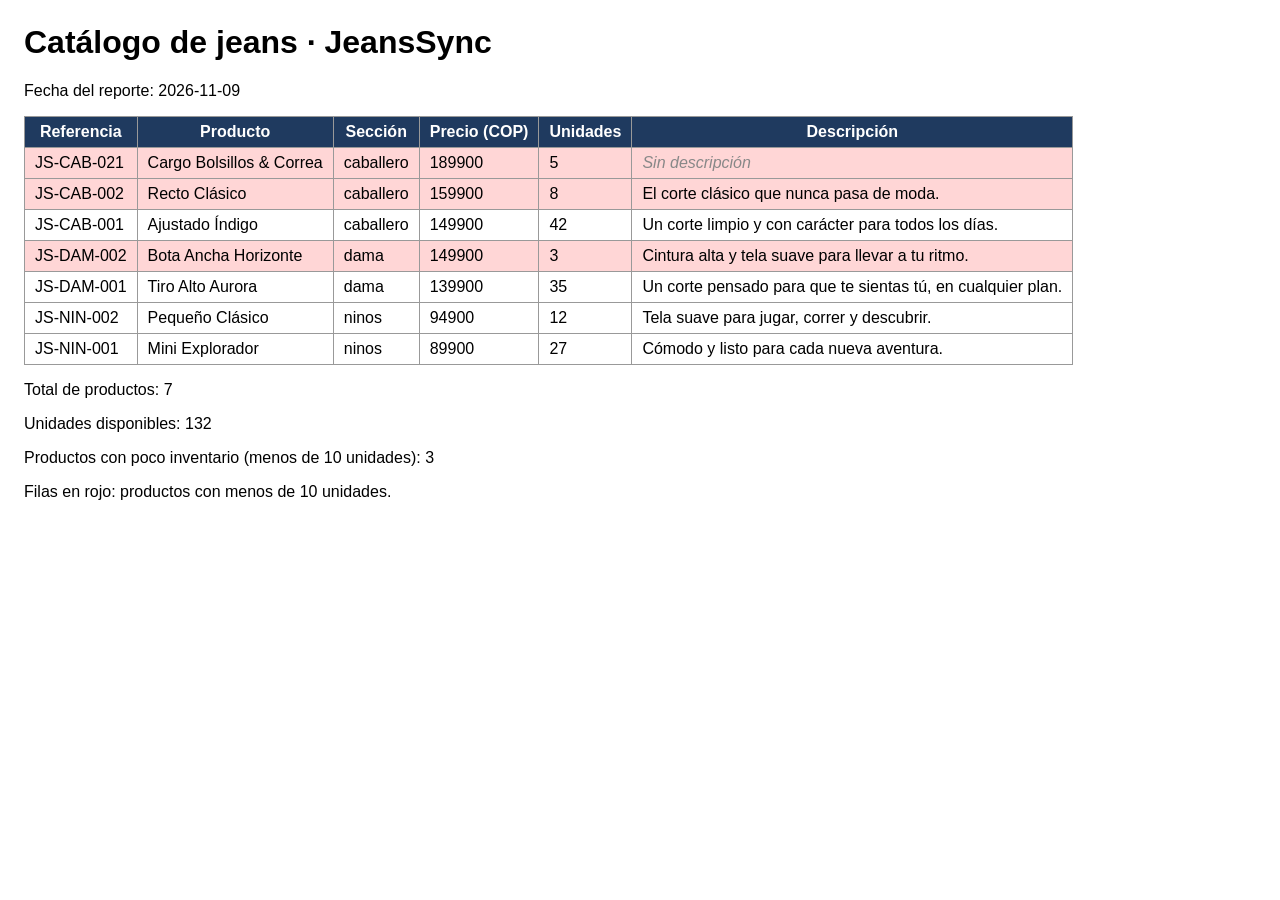
<file: xml_proyecto/reporte_productos.html>
<html>
<head>
<meta http-equiv="Content-Type" content="text/html; charset=UTF-8">
<title>Catálogo JeansSync</title>
<style>
          body  { font-family: Arial, sans-serif; margin: 24px; }
          table { border-collapse: collapse; }
          th, td { border: 1px solid #999; padding: 6px 10px; }
          th    { background: #1f3a5f; color: #fff; }
          .bajo { background: #ffd6d6; }
          .sin  { color: #888; font-style: italic; }
        </style>
</head>
<body>
<h1>Catálogo de jeans · JeansSync</h1>
<p>Fecha del reporte: 2026-11-09</p>
<table>
<tr>
<th>Referencia</th>
<th>Producto</th>
<th>Sección</th>
<th>Precio (COP)</th>
<th>Unidades</th>
<th>Descripción</th>
</tr>
<tr class="bajo">
<td>JS-CAB-021</td>
<td>Cargo Bolsillos &amp; Correa</td>
<td>caballero</td>
<td>189900</td>
<td>5</td>
<td><span class="sin">Sin descripción</span></td>
</tr>
<tr class="bajo">
<td>JS-CAB-002</td>
<td>Recto Clásico</td>
<td>caballero</td>
<td>159900</td>
<td>8</td>
<td>El corte clásico que nunca pasa de moda.</td>
</tr>
<tr>
<td>JS-CAB-001</td>
<td>Ajustado Índigo</td>
<td>caballero</td>
<td>149900</td>
<td>42</td>
<td>Un corte limpio y con carácter para todos los días.</td>
</tr>
<tr class="bajo">
<td>JS-DAM-002</td>
<td>Bota Ancha Horizonte</td>
<td>dama</td>
<td>149900</td>
<td>3</td>
<td>Cintura alta y tela suave para llevar a tu ritmo.</td>
</tr>
<tr>
<td>JS-DAM-001</td>
<td>Tiro Alto Aurora</td>
<td>dama</td>
<td>139900</td>
<td>35</td>
<td>Un corte pensado para que te sientas tú, en cualquier plan.</td>
</tr>
<tr>
<td>JS-NIN-002</td>
<td>Pequeño Clásico</td>
<td>ninos</td>
<td>94900</td>
<td>12</td>
<td>Tela suave para jugar, correr y descubrir.</td>
</tr>
<tr>
<td>JS-NIN-001</td>
<td>Mini Explorador</td>
<td>ninos</td>
<td>89900</td>
<td>27</td>
<td>Cómodo y listo para cada nueva aventura.</td>
</tr>
</table>
<p>Total de productos: 7</p>
<p>Unidades disponibles: 132</p>
<p>Productos con poco inventario (menos de 10 unidades):
           3</p>
<p>Filas en rojo: productos con menos de 10 unidades.</p>
</body>
</html>
</file>
<file: assets/css/estilos.css>
/* =========================================================
   JeansSync · Hoja de estilos (una sola hoja para todo el sitio)
   Paleta de la marca: azul denim + azul eléctrico (acento)

   ÍNDICE (busca el título con Ctrl+F, por ejemplo "---------- Carrito"):
    1. Variables (colores, tipografías, bordes, sombras)
    2. Base ........................ reglas generales y animación al hacer scroll
    3. Etiquetas y botones ......... .eyebrow, .button-lime, .button-dark
    4. Anuncio y menú fijo ......... barra de anuncios, menú, carrito del menú
    5. Hero (carrusel) ............. portada del inicio y franja animada
    6. Encabezados de sección
    7. Categorías .................. 3 tarjetas grandes del inicio
    8. Muestras de colección (inicio)
    9. Tarjeta de producto ......... foto en arco, tallas, cantidad, Agregar
   10. Beneficios
   11. Footer (pie de página)
   12. Páginas de colección ........ caballero, dama y niños
   13. Carrito
   14. Checkout .................... formulario de entrega y confirmación
   15. Avisos (toast) .............. mensajes emergentes abajo de la pantalla
   16. Animaciones (@keyframes)
   17. Tablet / Móvil .............. ajustes responsive (≤1024px, ≤900px, ≤720px)
   18. Cuenta en el menú
   19. Página de ingreso ........... login.html
   20. Panel de administración ..... admin.html
   21. Conexión con el servidor .... aviso rojo si XAMPP está apagado
   22. Compra solo con cuenta ...... aviso "Ingresa para comprar"
   23. Productos agotados (tienda)
   24. Alertas de inventario (panel)
   25. Movimiento reducido ......... accesibilidad: desactiva animaciones
   ========================================================= */

/* ---------- Variables ----------
   Para cambiar un color en todo el sitio, cámbialo solo aquí. */
:root {
  --paper: #f4f9fd;          /* fondo general de las páginas */
  --white: #ffffff;          /* fondo de tarjetas */
  --ink: #101d3b;            /* color del texto principal */
  --muted: #566883;          /* texto secundario (gris azulado) */
  --line: #d4e2f0;           /* bordes suaves */
  --denim: #24519e;          /* azul denim */
  --denim-deep: #122957;     /* azul oscuro: botones, menú activo, pie de página */
  --lime: #20a8e5;           /* acento de la marca (azul eléctrico); se llama "lime" por historia del proyecto */
  --accent-soft: #d6effb;    /* versión suave del acento */
  --surface: #e8f0f8;        /* fondos de secciones alternas */
  --surface-line: #c9d8e8;
  --ok: #2e7d4f;             /* verde: éxito, envío gratis */
  --warn: #c0661f;           /* naranja: pocas unidades */
  --danger: #a7462e;         /* rojo: agotado, errores, eliminar */
  --heading: "Manrope", sans-serif;  /* tipografía de títulos */
  --body: "DM Sans", sans-serif;     /* tipografía del texto */
  --radius-sm: 12px;         /* bordes redondeados: pequeño, normal y grande */
  --radius: 22px;
  --radius-lg: 32px;
  --shadow-sm: 0 2px 10px rgba(16, 29, 59, .06);
  --shadow: 0 14px 40px rgba(16, 29, 59, .12);
  --shadow-lg: 0 24px 60px rgba(16, 29, 59, .18);
  --ease: cubic-bezier(.2, .75, .25, 1);  /* curva de las animaciones */
  --header-h: 76px;          /* alto del menú fijo (66px en celular) */
}

/* ---------- Base ---------- */
* { box-sizing: border-box; }
html { scroll-behavior: smooth; scroll-padding-top: calc(var(--header-h) + 20px); }
body { margin: 0; background: var(--paper); color: var(--ink); font-family: var(--body); font-size: 16px; line-height: 1.55; -webkit-font-smoothing: antialiased; overflow-x: clip; }
img { display: block; max-width: 100%; }
a { color: inherit; text-decoration: none; }
button, select, input, output, textarea { font: inherit; color: inherit; }
button, a, select { -webkit-tap-highlight-color: transparent; }
button:focus-visible, a:focus-visible, select:focus-visible, input:focus-visible { outline: 3px solid var(--lime); outline-offset: 3px; }
::selection { background: var(--lime); color: var(--white); }
.sr-only { position: absolute; width: 1px; height: 1px; padding: 0; overflow: hidden; clip: rect(0, 0, 0, 0); white-space: nowrap; border: 0; }
[hidden] { display: none !important; }
.section-wrap { width: min(1240px, calc(100% - 64px)); margin-inline: auto; }

/* Aparición al hacer scroll (la activa carrito.js) */
.reveal { opacity: 0; transform: translateY(28px); transition: opacity .7s var(--ease), transform .7s var(--ease); transition-delay: var(--delay, 0ms); }
.reveal.is-visible { opacity: 1; transform: none; }

/* ---------- Etiquetas y botones ---------- */
.eyebrow { display: inline-flex; align-items: center; gap: 8px; color: var(--denim); font-size: 12px; font-weight: 700; letter-spacing: .12em; text-transform: uppercase; }
.eyebrow::before { content: ""; width: 7px; height: 7px; border-radius: 50%; background: var(--lime); }
.button { min-height: 50px; display: inline-flex; align-items: center; justify-content: center; gap: 12px; padding: 0 26px; border: 0; border-radius: 999px; font-size: 14px; font-weight: 700; cursor: pointer; transition: transform .25s var(--ease), box-shadow .25s ease, background .25s ease; }
.button span { display: inline-block; transition: transform .25s var(--ease); }
.button:hover { transform: translateY(-2px); box-shadow: var(--shadow); }
.button:hover span { transform: translate(3px, -3px); }
.button:active { transform: translateY(0) scale(.98); }
.button-lime { background: var(--lime); color: var(--ink); }
.button-lime:hover { background: #4cbcef; }
.button-dark { background: var(--denim-deep); color: var(--white); }
.button-dark:hover { background: var(--denim); }
.button-wide { width: 100%; }
.text-link { font-size: 14px; font-weight: 700; border-bottom: 2px solid var(--lime); padding-bottom: 3px; }

/* ---------- Anuncio y menú fijo ---------- */
.announcement { min-height: 34px; display: flex; align-items: center; justify-content: center; gap: 10px; padding: 6px 16px; background: var(--denim-deep); color: var(--white); font-size: 12px; font-weight: 600; text-align: center; }
.announcement [data-announcement-text] { display: inline-block; color: var(--white); transition: opacity .35s ease, transform .35s ease; }
.announcement [data-announcement-text].is-leaving { opacity: 0; transform: translateY(-6px); }
/* Menú fijo: "position: sticky; top: 0" lo mantiene visible al hacer scroll. .is-scrolled (lo pone carrito.js) agrega la sombra. */
.site-header { height: var(--header-h); padding: 0 max(32px, calc((100% - 1240px) / 2)); display: grid; grid-template-columns: 1fr auto 1fr; align-items: center; gap: 24px; position: sticky; top: 0; z-index: 50; background: rgba(244, 249, 253, .9); border-bottom: 1px solid transparent; backdrop-filter: saturate(1.5) blur(12px); -webkit-backdrop-filter: saturate(1.5) blur(12px); transition: box-shadow .3s ease, border-color .3s ease; }
.site-header.is-scrolled { border-color: var(--line); box-shadow: 0 8px 30px rgba(16, 29, 59, .1); }
.brand { display: inline-flex; align-items: center; width: max-content; }
.brand img { width: 150px; height: auto; transition: transform .3s var(--ease); }
.brand:hover img { transform: scale(1.04); }
/* Enlaces del menú en forma de cápsula; el activo (.active) va en azul oscuro */
.main-nav { display: flex; justify-content: center; gap: 6px; padding: 5px; border-radius: 999px; background: var(--white); box-shadow: var(--shadow-sm); }
.main-nav a { padding: 9px 18px; border-radius: 999px; color: var(--muted); font-size: 14px; font-weight: 600; transition: color .2s ease, background .2s ease; }
.main-nav a:hover { color: var(--ink); background: var(--surface); }
.main-nav a.active { color: var(--white); background: var(--denim-deep); }
.cart-link { display: inline-flex; align-items: center; gap: 10px; padding: 7px 8px 7px 18px; border-radius: 999px; background: var(--white); box-shadow: var(--shadow-sm); font-size: 14px; font-weight: 700; transition: box-shadow .2s ease, transform .2s ease; }
.cart-link:hover { box-shadow: var(--shadow); transform: translateY(-1px); }
.cart-link.active { outline: 2px solid var(--lime); }
.cart-count { min-width: 28px; height: 28px; padding: 0 6px; display: inline-grid; place-items: center; border-radius: 999px; background: var(--lime); color: var(--ink); font-size: 13px; font-weight: 800; }
/* El número del carrito "salta" cuando se agrega una prenda */
.cart-bump .cart-count { animation: bump .6s var(--ease); }
.cart-count-inline { display: inline-grid; place-items: center; min-width: 44px; height: 44px; padding: 0 10px; border-radius: 999px; font-size: 20px; vertical-align: middle; margin-left: 12px; background: var(--surface); color: var(--denim); font-family: var(--body); }
.menu-toggle { display: none; width: 44px; height: 44px; border: 0; border-radius: 50%; background: var(--white); box-shadow: var(--shadow-sm); cursor: pointer; }

/* ---------- Hero (carrusel) ---------- */
/* Portada del inicio con bordes redondeados. Las fotos cambian desde inicio.js */
.hero { height: min(680px, 72vw); min-height: 520px; margin: 14px 14px 0; position: relative; overflow: hidden; border-radius: var(--radius-lg); color: var(--white); background: var(--denim-deep); isolation: isolate; }
.hero-image { position: absolute; inset: 0; background-size: cover; background-position: center 35%; }
.hero-image.is-entering { animation: hero-zoom 7s var(--ease) both; }
.hero-shade { position: absolute; inset: 0; background: linear-gradient(90deg, rgba(10, 22, 50, .82) 0%, rgba(10, 22, 50, .45) 45%, rgba(10, 22, 50, 0) 100%), linear-gradient(0deg, rgba(10, 22, 50, .45), transparent 40%); }
.hero-content { position: absolute; left: 8%; top: 50%; width: min(560px, 80%); transform: translateY(-50%); translate: calc(var(--mx, 0) * -16px) calc(var(--my, 0) * -10px); transition: translate .4s ease-out; }
.hero-content.is-entering > * { animation: rise-in .8s var(--ease) both; }
.hero-content.is-entering > :nth-child(2) { animation-delay: .08s; }
.hero-content.is-entering > :nth-child(3) { animation-delay: .16s; }
.hero-content.is-entering > :nth-child(4) { animation-delay: .24s; }
.hero .eyebrow, .collection-hero .eyebrow { padding: 7px 14px; border-radius: 999px; background: rgba(255, 255, 255, .14); color: var(--white); backdrop-filter: blur(6px); }
.hero h1, .collection-hero h1 { margin: 20px 0 14px; font: 800 clamp(48px, 7vw, 96px)/.95 var(--heading); letter-spacing: -.03em; }
.hero-content p, .collection-hero p { max-width: 400px; margin: 0 0 30px; color: rgba(255, 255, 255, .86); font-size: 18px; }
.hero-controls { position: absolute; z-index: 2; left: 8%; bottom: 32px; display: flex; align-items: center; gap: 14px; }
.hero-controls > button { width: 46px; height: 46px; display: grid; place-items: center; border: 1px solid rgba(255, 255, 255, .5); border-radius: 50%; background: rgba(255, 255, 255, .08); color: var(--white); font-size: 18px; cursor: pointer; backdrop-filter: blur(6px); transition: background .2s, transform .2s; }
.hero-controls > button:hover { background: var(--white); color: var(--ink); transform: scale(1.06); }
.hero-dots { display: flex; gap: 8px; }
.hero-dots button { width: 10px; height: 10px; padding: 0; position: relative; overflow: hidden; border: 0; border-radius: 999px; background: rgba(255, 255, 255, .45); cursor: pointer; transition: width .4s var(--ease); }
.hero-dots button.selected { width: 54px; background: rgba(255, 255, 255, .3); }
/* La barra del punto activo se llena en 6,5 s; cuando termina, inicio.js pasa a la siguiente diapositiva */
.hero-dots button.selected::after { content: ""; position: absolute; inset: 0; background: var(--lime); transform-origin: left; animation: dot-progress 6.5s linear forwards; }
.hero.is-paused .hero-dots button.selected::after { animation-play-state: paused; }
.hero.is-static .hero-dots button.selected::after { animation: none; transform: none; }
.hero-number { margin-left: 6px; font-size: 13px; font-weight: 700; letter-spacing: .08em; }
.hero-side-note { position: absolute; right: 30px; bottom: 36px; writing-mode: vertical-rl; color: rgba(255, 255, 255, .7); font-size: 11px; letter-spacing: .2em; }

/* Franja animada de fits */
/* Franja animada inclinada; se pausa al pasar el mouse */
.marquee { margin: 28px 0 0; overflow: hidden; background: var(--denim-deep); color: var(--white); transform: rotate(-1.2deg); }
.marquee-track { width: max-content; display: flex; animation: marquee 32s linear infinite; }
.marquee:hover .marquee-track { animation-play-state: paused; }
.marquee span { display: inline-flex; align-items: center; gap: 26px; padding: 16px 13px; font: 800 clamp(18px, 2.4vw, 28px) var(--heading); text-transform: uppercase; white-space: nowrap; }
.marquee span::after { content: "✦"; color: var(--lime); font-size: .7em; }

/* ---------- Encabezados de sección ---------- */
.section-heading { display: flex; justify-content: space-between; align-items: end; gap: 30px; margin-bottom: 36px; }
.section-heading h2, .catalog-toolbar h2 { margin: 12px 0 0; font: 800 clamp(30px, 3.8vw, 46px)/1.05 var(--heading); letter-spacing: -.02em; }
.section-heading > p { max-width: 340px; margin: 0 0 4px; color: var(--muted); font-size: 16px; }

/* ---------- Categorías ---------- */
.home-categories { padding-top: 90px; padding-bottom: 90px; }
.category-grid { display: grid; grid-template-columns: 1.2fr 1fr 1fr; gap: 18px; }
.category-tile { height: 440px; position: relative; overflow: hidden; display: flex; flex-direction: column; justify-content: end; padding: 28px; border-radius: var(--radius-lg); color: var(--white); background: var(--denim); isolation: isolate; transition-property: opacity, transform, box-shadow; }
/* La tarjeta del medio baja 40px para dar un efecto escalonado */
.category-tile:nth-child(2) { --delay: 90ms; margin-top: 40px; }
.category-tile:nth-child(3) { --delay: 180ms; }
.category-tile:hover { box-shadow: var(--shadow-lg); }
.category-tile::after { content: ""; position: absolute; inset: 35% 0 0; z-index: -1; background: linear-gradient(0deg, rgba(10, 22, 50, .85), transparent); }
.category-tile img { width: 100%; height: 100%; position: absolute; inset: 0; z-index: -2; object-fit: cover; transition: transform .9s var(--ease); }
.category-tile:hover img { transform: scale(1.07); }
.category-index { margin-bottom: 6px; font-size: 12px; font-weight: 700; letter-spacing: .12em; opacity: .85; }
.category-tile strong { font: 800 clamp(30px, 3vw, 40px)/1 var(--heading); letter-spacing: -.02em; }
.category-arrow { position: absolute; right: 24px; bottom: 26px; width: 52px; height: 52px; display: grid; place-items: center; border-radius: 50%; background: var(--white); color: var(--ink); font-size: 20px; transition: transform .4s var(--ease), background .3s; }
.category-tile:hover .category-arrow { transform: rotate(45deg) scale(1.08); background: var(--lime); }

/* ---------- Muestras de colección (inicio) ---------- */
.home-collection { padding: 88px 0; }
.home-collection-alt { margin-inline: 14px; border-radius: var(--radius-lg); background: var(--surface); }
.collection-cta { display: flex; justify-content: center; margin-top: 44px; }

/* ---------- Tarjeta de producto ---------- */
.product-grid { display: grid; grid-template-columns: repeat(4, minmax(0, 1fr)); gap: 26px 20px; }
/* Cada tarjeta: fondo blanco, se levanta al pasar el mouse (translate) */
.product-card { min-width: 0; display: flex; flex-direction: column; padding: 10px; border-radius: var(--radius); background: var(--white); box-shadow: var(--shadow-sm); transition: opacity .7s var(--ease), transform .7s var(--ease), translate .35s var(--ease), box-shadow .35s ease; transition-delay: var(--delay, 0ms), var(--delay, 0ms), 0s, 0s; }
.product-card:hover { translate: 0 -6px; box-shadow: var(--shadow); }
/* Foto en forma de ARCO: esquinas de arriba muy redondeadas (160px) y de abajo pequeñas */
.product-photo { aspect-ratio: 4 / 5; position: relative; overflow: hidden; border-radius: 160px 160px var(--radius-sm) var(--radius-sm); background: var(--surface); }
.product-photo img { width: 100%; height: 100%; object-fit: cover; transition: transform .8s var(--ease); }
.product-card:hover .product-photo img { transform: scale(1.06); }
.product-ref { position: absolute; left: 50%; bottom: 12px; translate: -50% 0; padding: 5px 10px; border-radius: 999px; background: rgba(255, 255, 255, .9); color: var(--ink); font-size: 11px; font-weight: 700; letter-spacing: .06em; white-space: nowrap; }
/* Etiqueta sobre la foto: "¡Últimas unidades!" */
.stock-badge { position: absolute; left: 50%; top: 18px; translate: -50% 0; padding: 5px 11px; border-radius: 999px; color: var(--white); font-size: 11px; font-weight: 700; white-space: nowrap; }
.stock-badge.stock-low { background: var(--warn); }
.stock-badge.stock-out { background: var(--danger); }
.product-info { display: flex; flex: 1; flex-direction: column; padding: 16px 6px 6px; }
.product-head { display: flex; align-items: baseline; justify-content: space-between; gap: 10px; }
.product-head h3 { min-width: 0; margin: 0; overflow: hidden; font: 800 17px/1.25 var(--heading); text-overflow: ellipsis; white-space: nowrap; }
.product-price { flex: none; color: var(--denim); font: 800 17px var(--heading); }
.product-info > p { margin: 6px 0 14px; color: var(--muted); font-size: 14px; line-height: 1.45; }
.size-picker { margin-top: auto; }
.picker-label { display: block; margin-bottom: 8px; color: var(--muted); font-size: 12px; font-weight: 700; letter-spacing: .08em; text-transform: uppercase; }
/* Botones de talla: el elegido (aria-pressed=true) va en azul oscuro; los agotados (.is-soldout) tachados */
.size-chips { display: flex; flex-wrap: wrap; gap: 5px; }
.size-chip { min-width: 36px; height: 36px; padding: 0 8px; border: 1.5px solid var(--line); border-radius: 999px; background: var(--white); font-size: 13px; font-weight: 700; cursor: pointer; transition: background .2s, border-color .2s, color .2s, transform .2s var(--ease); }
.size-chip:hover:not(.is-soldout) { border-color: var(--denim); transform: translateY(-2px); }
.size-chip[aria-pressed="true"] { border-color: var(--denim-deep); background: var(--denim-deep); color: var(--white); }
.size-chip.is-soldout { color: #a3b1c4; text-decoration: line-through; cursor: not-allowed; background: var(--paper); }
/* Si intentan agregar sin talla, las tallas se sacuden */
.needs-size .size-chips { animation: shake .45s ease; }
.needs-size .size-chip:not(.is-soldout) { border-color: var(--warn); }
.stock-note { display: block; min-height: 20px; margin: 8px 0 12px; color: var(--muted); font-size: 13px; }
.stock-note.stock-ok { color: var(--ok); }
.stock-note.stock-low { color: var(--warn); font-weight: 700; }
.product-actions { display: flex; gap: 8px; }
/* Selector de cantidad  −  1  +  */
.qty-stepper { flex: none; display: inline-flex; align-items: center; height: 46px; padding: 3px; border-radius: 999px; background: var(--surface); }
.qty-stepper button { width: 38px; height: 40px; padding: 0; border: 0; border-radius: 50%; background: transparent; font-size: 18px; font-weight: 700; cursor: pointer; transition: background .2s; }
.qty-stepper button:hover:not(:disabled) { background: var(--white); }
.qty-stepper button:disabled { opacity: .35; cursor: not-allowed; }
.qty-stepper output { min-width: 24px; text-align: center; font-weight: 800; }
/* Botón Agregar: cambia a verde (.is-added) por un momento al agregar */
.add-button { flex: 1; min-width: 0; height: 46px; display: inline-flex; align-items: center; justify-content: center; gap: 8px; padding: 0 14px; border: 0; border-radius: 999px; background: var(--denim-deep); color: var(--white); font-size: 14px; font-weight: 700; cursor: pointer; transition: background .25s, transform .2s var(--ease); }
.add-button span { transition: transform .25s var(--ease); }
.add-button:hover:not(:disabled) { background: var(--denim); }
.add-button:hover span { transform: translateX(4px); }
.add-button:active { transform: scale(.97); }
.add-button.is-added { background: var(--ok); }
.add-button:disabled { background: #a3b1c4; cursor: not-allowed; }

/* ---------- Beneficios ---------- */
.benefits { display: grid; grid-template-columns: repeat(3, 1fr); gap: 18px; padding-top: 90px; padding-bottom: 90px; }
.benefits > div { padding: 28px; border-radius: var(--radius); background: var(--white); box-shadow: var(--shadow-sm); transition: transform .3s var(--ease), box-shadow .3s; }
.benefits > div:hover { transform: translateY(-4px); box-shadow: var(--shadow); }
.benefit-icon { width: 44px; height: 44px; display: grid; place-items: center; border-radius: 50%; background: var(--accent-soft); color: var(--denim); font-size: 14px; font-weight: 800; }
.benefits h3 { margin: 16px 0 6px; font: 800 20px var(--heading); }
.benefits p { margin: 0; color: var(--muted); font-size: 15px; }
/* Misión y visión (inicio) */
.mission-vision { padding-top: 90px; }
.mv-grid { display: grid; grid-template-columns: repeat(2, 1fr); gap: 18px; }
.mv-card { position: relative; display: flex; flex-direction: column; gap: 12px; padding: 36px; border-radius: var(--radius-lg); background: var(--white); box-shadow: var(--shadow-sm); transition: transform .3s var(--ease), box-shadow .3s; }
.mv-card:hover { transform: translateY(-4px); box-shadow: var(--shadow); }
.mv-card-dark { background: var(--denim-deep); color: #f2f6fb; }
.mv-icon { width: 48px; height: 48px; display: grid; place-items: center; border-radius: 50%; background: var(--accent-soft); color: var(--denim); }
.mv-card-dark .mv-icon { background: rgba(255, 255, 255, .12); color: var(--lime); }
.mv-label { margin-top: 6px; color: var(--denim); font-size: 12px; font-weight: 700; letter-spacing: .12em; }
.mv-card-dark .mv-label { color: var(--lime); }
.mv-card h3 { margin: 0; font: 800 clamp(22px, 2.2vw, 28px)/1.15 var(--heading); letter-spacing: -.01em; }
.mv-card p { margin: 0; color: var(--muted); font-size: 16px; line-height: 1.6; }
.mv-card-dark p { color: #c3d0e2; }
@media (max-width: 720px) {
  .mission-vision { padding-top: 56px; }
  .mv-grid { grid-template-columns: 1fr; gap: 12px; }
  .mv-card { padding: 26px; border-radius: var(--radius); }
}

/* ---------- Footer ---------- */
.site-footer { margin-top: 20px; padding: 56px max(32px, calc((100% - 1240px) / 2)) 0; border-radius: var(--radius-lg) var(--radius-lg) 0 0; background: var(--denim-deep); color: #f2f6fb; }
.footer-main { display: grid; grid-template-columns: 1.1fr 1.4fr 1fr 1.3fr; align-items: start; gap: 30px; padding-bottom: 48px; }
.brand-footer { padding: 8px; border-radius: var(--radius-sm); background: var(--white); }
.footer-main > p { margin: 4px 0 0; color: #c3d0e2; font-size: 15px; }
.footer-nav, .footer-contact { display: flex; flex-direction: column; gap: 10px; font-size: 15px; }
.footer-nav a, .footer-contact a { color: #c3d0e2; transition: color .2s, transform .2s; }
.footer-nav a:hover, .footer-contact a:hover { color: var(--lime); }
.footer-contact span:first-child { color: var(--lime); font-size: 12px; font-weight: 700; letter-spacing: .12em; }
.footer-contact .contact-item { display: flex; align-items: center; gap: 10px; font-size: 14px; line-height: 1.3; }
.footer-contact .contact-badge { display: inline-flex; align-items: center; justify-content: center; width: 28px; height: 28px; flex: 0 0 28px; border-radius: 50%; background: rgba(255, 255, 255, .1); color: var(--lime); transition: background .2s, color .2s; }
.footer-contact .contact-icon { display: block; width: 14px; height: 14px; }
.footer-contact .contact-text { min-width: 0; overflow-wrap: anywhere; }
.footer-contact .contact-item:hover .contact-badge { background: var(--lime); color: var(--denim-deep); }
.footer-bottom { min-height: 56px; display: flex; justify-content: space-between; align-items: center; gap: 20px; border-top: 1px solid rgba(255, 255, 255, .15); color: #9fb0c8; font-size: 13px; }

/* ---------- Páginas de colección ---------- */
.collection-hero { height: 420px; margin: 14px 14px 0; position: relative; display: flex; align-items: center; padding: 0 8%; overflow: hidden; border-radius: var(--radius-lg); background-size: cover; background-position: center 40%; color: var(--white); animation: fade-in 1s ease both; }
.collection-hero::before { content: ""; position: absolute; inset: 0; background: linear-gradient(90deg, rgba(10, 22, 50, .85), rgba(10, 22, 50, .4) 55%, rgba(10, 22, 50, .05)); }
.collection-men { background-image: url("https://images.unsplash.com/photo-1764069415220-909767290088?auto=format&fit=crop&w=1800&q=85"); }
.collection-women { background-image: url("https://images.unsplash.com/photo-1598554747436-c9293d6a588f?auto=format&fit=crop&w=1800&q=85"); }
.collection-kids { background-image: url("https://images.unsplash.com/photo-1606841466616-795c2c8dec72?auto=format&fit=crop&w=1800&q=85"); }
.collection-hero > div, .collection-side { position: relative; z-index: 1; }
.collection-hero > div > * { animation: rise-in .8s var(--ease) both; }
.collection-hero > div > :nth-child(2) { animation-delay: .1s; }
.collection-hero > div > :nth-child(3) { animation-delay: .2s; }
.collection-hero h1 { font-size: clamp(44px, 6vw, 76px); }
.collection-hero p { margin: 0; font-size: 17px; }
.collection-side { position: absolute; right: 30px; bottom: 26px; padding: 7px 14px; border-radius: 999px; background: rgba(255, 255, 255, .14); font-size: 12px; font-weight: 700; letter-spacing: .1em; backdrop-filter: blur(6px); }
.catalog { padding-top: 64px; padding-bottom: 96px; }
.catalog-toolbar { display: flex; align-items: end; justify-content: space-between; gap: 20px; margin-bottom: 34px; }
.catalog-toolbar h2 span { margin-left: 6px; color: var(--muted); font: 600 16px var(--body); }
.sort-control { display: flex; align-items: center; gap: 12px; color: var(--muted); font-size: 14px; font-weight: 600; }
.sort-control select { height: 46px; padding: 0 40px 0 18px; border: 1.5px solid var(--line); border-radius: 999px; background: var(--white) url("data:image/svg+xml,%3Csvg xmlns='http://www.w3.org/2000/svg' width='12' height='8' fill='none' stroke='%23122957' stroke-width='2'%3E%3Cpath d='m1 1 5 5 5-5'/%3E%3C/svg%3E") no-repeat right 16px center; color: var(--ink); font-size: 14px; font-weight: 600; appearance: none; cursor: pointer; }

/* ---------- Carrito ---------- */
.page-intro { padding: 60px 0 36px; }
.page-intro h1 { margin: 12px 0 8px; font: 800 clamp(36px, 5vw, 58px)/1.05 var(--heading); letter-spacing: -.02em; }
.page-intro p { margin: 0; color: var(--muted); font-size: 16px; }
.cart-page, .checkout-page { min-height: 55vh; padding-bottom: 96px; }
.cart-layout, .checkout-layout { display: grid; grid-template-columns: minmax(0, 1.7fr) minmax(300px, .9fr); align-items: start; gap: 40px; }
.cart-items { display: flex; flex-direction: column; gap: 14px; }
.cart-item { display: grid; grid-template-columns: 110px 1fr auto; align-items: center; gap: 20px; padding: 12px; border-radius: var(--radius); background: var(--white); box-shadow: var(--shadow-sm); animation: rise-in .5s var(--ease) both; }
.cart-item > img { width: 110px; aspect-ratio: 4 / 5; border-radius: 60px 60px var(--radius-sm) var(--radius-sm); object-fit: cover; background: var(--surface); }
.cart-item-info .eyebrow { font-size: 11px; }
.cart-item-info h2 { margin: 6px 0 4px; font: 800 18px var(--heading); }
.cart-item-info p { margin: 0 0 8px; color: var(--muted); font-size: 14px; }
.cart-item-info > strong { color: var(--denim); font-size: 15px; }
.cart-item-controls { display: flex; flex-direction: column; align-items: end; gap: 10px; padding-right: 8px; }
.quantity-control { display: inline-flex; align-items: center; height: 42px; padding: 3px; border-radius: 999px; background: var(--surface); }
.quantity-control button { width: 36px; height: 36px; padding: 0; border: 0; border-radius: 50%; background: transparent; font-size: 17px; font-weight: 700; cursor: pointer; transition: background .2s; }
.quantity-control button:hover { background: var(--white); }
.quantity-control span { min-width: 26px; text-align: center; font-weight: 800; }
.line-total { font: 800 16px var(--heading); }
.remove-line, .clear-cart { padding: 0; border: 0; background: none; color: var(--danger); font-size: 13px; font-weight: 600; text-decoration: underline; cursor: pointer; }
.order-summary { padding: 28px; border-radius: var(--radius); background: var(--white); box-shadow: var(--shadow); }
.order-summary > h2 { margin: 10px 0 20px; font: 800 24px var(--heading); }
.summary-row, .summary-total { display: flex; align-items: center; justify-content: space-between; gap: 15px; padding: 12px 0; font-size: 15px; }
.summary-row { border-bottom: 1px solid var(--line); }
.summary-row span:last-child { text-align: right; }
.summary-total { margin: 8px 0 18px; padding-top: 18px; border-top: 2px solid var(--ink); font-weight: 800; font-size: 16px; }
.summary-total strong { font: 800 24px var(--heading); }
.shipping-free { color: var(--ok); }
/* Barra de progreso hacia el envío gratis (.000) */
.shipping-meter { height: 8px; margin: 14px 0 8px; overflow: hidden; border-radius: 999px; background: var(--surface); }
.shipping-meter span { display: block; height: 100%; border-radius: 999px; background: linear-gradient(90deg, var(--denim), var(--lime)); transition: width .6s var(--ease); }
.shipping-meter-text { margin: 0 0 4px; color: var(--muted); font-size: 14px; }
.continue-link { display: block; margin: 18px 0 14px; text-align: center; font-size: 14px; font-weight: 600; }
.continue-link:hover { color: var(--denim); }
.clear-cart { display: block; margin: 0 auto; }
.summary-note { margin: 16px 0 0; color: var(--muted); text-align: center; font-size: 13px; }
.empty-cart { display: flex; flex-direction: column; align-items: center; padding: 64px 25px; border-radius: var(--radius); background: var(--white); text-align: center; box-shadow: var(--shadow-sm); }
.empty-mark { width: 72px; height: 72px; display: grid; place-items: center; border-radius: 50%; background: var(--accent-soft); color: var(--denim); font: 800 30px var(--heading); animation: float 3s ease-in-out infinite; }
.empty-cart h2 { margin: 20px 0 6px; font: 800 26px var(--heading); }
.empty-cart p { margin: 0 0 24px; color: var(--muted); font-size: 16px; }
.order-summary:empty { display: none; }
.cart-layout:has(.order-summary:empty) { grid-template-columns: 1fr; }
.empty-actions { display: flex; flex-wrap: wrap; justify-content: center; gap: 10px; }

/* ---------- Checkout ---------- */
.checkout-layout { grid-template-columns: minmax(0, 1.4fr) minmax(300px, .85fr); }
.checkout-form { padding: 32px; border-radius: var(--radius); background: var(--white); box-shadow: var(--shadow-sm); }
.form-heading { display: flex; align-items: center; gap: 14px; margin-bottom: 24px; }
.form-heading > span { width: 38px; height: 38px; display: grid; place-items: center; border-radius: 50%; background: var(--lime); color: var(--ink); font-size: 14px; font-weight: 800; }
.form-heading h2 { margin: 0; font: 800 22px var(--heading); }
.form-grid { display: grid; grid-template-columns: 1fr 1fr; gap: 16px; }
.form-grid label { display: flex; flex-direction: column; gap: 7px; font-size: 14px; font-weight: 600; }
.form-grid input, .auth-form input, .admin-form input, .admin-form select, .admin-form textarea, .admin-search, .bulk-row input { width: 100%; height: 50px; padding: 0 16px; border: 1.5px solid var(--line); border-radius: var(--radius-sm); background: var(--paper); font-size: 15px; transition: border-color .2s, background .2s, box-shadow .2s; }
.form-grid input:hover { border-color: var(--surface-line); }
.form-grid input:focus { outline: none; border-color: var(--lime); background: var(--white); box-shadow: 0 0 0 4px var(--accent-soft); }
.form-grid input::placeholder { color: #9aa9bd; }
.full-field { grid-column: 1 / -1; }
.payment-options { display: flex; flex-wrap: wrap; gap: 10px; margin: 26px 0 18px; padding: 0; border: 0; }
.payment-options legend { width: 100%; margin-bottom: 10px; font-size: 14px; font-weight: 700; }
.payment-options label { display: flex; align-items: center; gap: 8px; padding: 12px 18px; border: 1.5px solid var(--line); border-radius: 999px; font-size: 14px; font-weight: 600; cursor: pointer; transition: border-color .2s, background .2s; }
/* El método de pago elegido se resalta */
.payment-options label:has(input:checked) { border-color: var(--denim-deep); background: var(--accent-soft); }
.payment-options input { accent-color: var(--denim-deep); }
.form-error { min-height: 20px; margin: 0 0 8px; color: var(--danger); font-size: 14px; font-weight: 600; }
.form-note { margin: 12px 0 0; color: var(--muted); text-align: center; font-size: 13px; }
.checkout-summary { position: sticky; top: calc(var(--header-h) + 20px); }
.checkout-line { display: flex; justify-content: space-between; gap: 10px; padding: 12px 0; border-bottom: 1px solid var(--line); font-size: 14px; }
.checkout-line strong { white-space: nowrap; }
.success-panel { max-width: 600px; margin: 30px auto; padding: 48px; border-radius: var(--radius-lg); background: var(--white); text-align: center; box-shadow: var(--shadow); animation: rise-in .6s var(--ease) both; }
.success-mark { width: 72px; height: 72px; display: grid; place-items: center; margin: 0 auto 18px; border-radius: 50%; background: var(--lime); color: var(--ink); font-size: 30px; animation: bump .8s var(--ease); }
.success-panel h2 { margin: 10px 0; font: 800 34px var(--heading); }
.success-panel > p { color: var(--muted); font-size: 15px; }
.order-number { display: flex; flex-direction: column; gap: 4px; margin: 26px 0 14px; padding: 16px; border-radius: var(--radius-sm); background: var(--surface); }
.order-number span { color: var(--muted); font-size: 12px; font-weight: 700; letter-spacing: .1em; }
.order-number strong { font: 800 22px var(--heading); }
.success-panel .summary-total { max-width: 300px; margin-inline: auto; }
.success-panel .button { margin-top: 16px; }

/* ---------- Avisos (toast) ---------- */
/* Aviso emergente (toast): lo crea la función toast() de carrito.js */
.toast { position: fixed; z-index: 100; left: 50%; bottom: 24px; display: flex; align-items: center; gap: 16px; max-width: calc(100% - 32px); padding: 14px 20px; border-radius: 16px; background: var(--denim-deep); color: var(--white); font-size: 15px; box-shadow: var(--shadow-lg); opacity: 0; pointer-events: none; transform: translate(-50%, 16px) scale(.97); transition: opacity .3s ease, transform .3s var(--ease); }
.toast-visible { opacity: 1; pointer-events: auto; transform: translate(-50%, 0) scale(1); }
.toast-success::before { content: "✓"; width: 26px; height: 26px; flex: none; display: grid; place-items: center; border-radius: 50%; background: var(--lime); color: var(--ink); font-weight: 800; }
.toast-error { background: #8f3a26; }
.toast a { flex: none; color: var(--lime); font-weight: 700; text-decoration: underline; }

/* ---------- Animaciones ---------- */
@keyframes rise-in { from { opacity: 0; transform: translateY(18px); } to { opacity: 1; transform: none; } }
@keyframes hero-zoom { from { transform: scale(1.12); opacity: .6; } to { transform: scale(1); opacity: 1; } }
@keyframes fade-in { from { opacity: .4; } to { opacity: 1; } }
@keyframes dot-progress { from { transform: scaleX(0); } to { transform: scaleX(1); } }
@keyframes marquee { to { transform: translateX(-50%); } }
@keyframes bump { 0% { transform: scale(1); } 35% { transform: scale(1.35); } 70% { transform: scale(.92); } 100% { transform: scale(1); } }
@keyframes shake { 0%, 100% { transform: translateX(0); } 20%, 60% { transform: translateX(-6px); } 40%, 80% { transform: translateX(6px); } }
@keyframes float { 0%, 100% { transform: translateY(0); } 50% { transform: translateY(-6px); } }

/* ---------- Tablet ---------- */
@media (max-width: 1024px) {
  .product-grid { grid-template-columns: repeat(3, minmax(0, 1fr)); }
}
@media (max-width: 900px) {
  .section-wrap { width: calc(100% - 48px); }
  .site-header { padding-inline: 24px; }
  .main-nav a { padding: 8px 12px; }
  .category-tile { height: 340px; padding: 20px; }
  .category-tile:nth-child(2) { margin-top: 0; }
  .cart-layout, .checkout-layout { grid-template-columns: 1fr; gap: 28px; }
  .checkout-summary { position: static; }
  .footer-main { grid-template-columns: 1fr 1fr; }
}

/* ---------- Móvil ---------- */
@media (max-width: 720px) {
  :root { --header-h: 66px; }
  body { font-size: 15px; }
  .section-wrap { width: calc(100% - 32px); }
  .announcement { font-size: 11px; }
  .site-header { grid-template-columns: 1fr auto auto; gap: 10px; padding-inline: 16px; }
  .brand img { width: 112px; }
  .menu-toggle { display: flex; flex-direction: column; align-items: center; justify-content: center; gap: 5px; grid-column: 2; grid-row: 1; }
  .menu-toggle span { width: 18px; height: 2px; border-radius: 2px; background: var(--ink); transition: transform .3s var(--ease); }
  .menu-toggle[aria-expanded="true"] span:first-child { transform: translateY(3.5px) rotate(45deg); }
  .menu-toggle[aria-expanded="true"] span:last-child { transform: translateY(-3.5px) rotate(-45deg); }
  .main-nav { position: absolute; top: calc(100% + 8px); left: 12px; right: 12px; max-height: calc(100svh - 90px); overflow-y: auto; display: flex; flex-direction: column; gap: 4px; padding: 8px; border-radius: var(--radius); box-shadow: var(--shadow-lg); opacity: 0; visibility: hidden; transform: translateY(-8px); transition: opacity .25s ease, transform .25s var(--ease), visibility .25s; }
  .main-nav.nav-open { opacity: 1; visibility: visible; transform: none; }
  .main-nav a { padding: 14px 18px; font-size: 16px; }
  .header-actions { grid-column: 3; grid-row: 1; gap: 6px; }
  .cart-link { padding: 6px 6px 6px 14px; font-size: 13px; }
  .account-link { padding: 6px; }
  .account-text { position: absolute; width: 1px; height: 1px; overflow: hidden; clip: rect(0, 0, 0, 0); white-space: nowrap; }
  .hero { min-height: 560px; height: calc(100svh - 120px); max-height: 700px; margin: 10px 10px 0; border-radius: 26px; }
  .hero-image { background-position: 60% center; }
  .hero-shade { background: linear-gradient(0deg, rgba(10, 22, 50, .85) 0%, rgba(10, 22, 50, .35) 55%, rgba(10, 22, 50, .1) 100%); }
  .hero-content { left: 22px; right: 22px; top: auto; bottom: 96px; width: auto; transform: none; translate: none; }
  .hero h1 { font-size: clamp(44px, 13vw, 64px); }
  .hero-content p { font-size: 16px; margin-bottom: 22px; }
  .hero-controls { left: 22px; bottom: 26px; }
  .hero-side-note { display: none; }
  .marquee span { padding: 12px 10px; }
  .home-categories { padding-top: 64px; padding-bottom: 64px; }
  .section-heading { align-items: start; flex-direction: column; gap: 10px; margin-bottom: 26px; }
  .section-heading > p { font-size: 15px; }
  .category-grid { grid-template-columns: 1fr 1fr; gap: 12px; }
  .category-tile { height: 240px; padding: 16px; border-radius: var(--radius); }
  .category-tile:first-child { grid-column: 1 / -1; height: 300px; }
  .category-arrow { right: 14px; bottom: 16px; width: 42px; height: 42px; font-size: 17px; }
  .category-tile:not(:first-child) .category-arrow { display: none; }
  .home-collection { padding: 60px 0; }
  .home-collection-alt { margin-inline: 8px; border-radius: 26px; }
  .collection-cta { margin-top: 30px; }
  .collection-cta .button { width: 100%; }
  .product-grid { grid-template-columns: repeat(2, minmax(0, 1fr)); gap: 14px 10px; }
  .product-card { padding: 6px; border-radius: 18px; }
  .product-photo { border-radius: 100px 100px 10px 10px; }
  .product-info { padding: 12px 4px 4px; }
  .product-head { flex-direction: column; gap: 2px; }
  .product-head h3 { width: 100%; font-size: 15px; }
  .product-price { font-size: 16px; }
  .product-info > p { display: none; }
  .product-ref { font-size: 10px; }
  .picker-label { margin-top: 10px; }
  .size-chip { min-width: 32px; height: 32px; padding: 0 6px; font-size: 12px; }
  .size-chips { gap: 4px; }
  .stock-note { font-size: 12px; }
  .product-actions { flex-direction: column; }
  .qty-stepper { justify-content: space-between; height: 42px; }
  .add-button { flex: none; height: 44px; }
  .benefits { grid-template-columns: 1fr; gap: 12px; padding-top: 56px; padding-bottom: 56px; }
  .site-footer { padding: 40px 20px 0; border-radius: 26px 26px 0 0; }
  .footer-main { grid-template-columns: 1fr 1fr; gap: 26px 16px; padding-bottom: 32px; }
  .footer-bottom { align-items: start; flex-direction: column; justify-content: center; gap: 4px; padding: 14px 0; }
  .collection-hero { height: 360px; margin: 10px 10px 0; padding: 0 24px; border-radius: 26px; background-position: 60% center; }
  .collection-side { right: 16px; bottom: 16px; font-size: 10px; }
  .catalog { padding-top: 44px; padding-bottom: 64px; }
  .catalog-toolbar { align-items: start; flex-direction: column; gap: 16px; margin-bottom: 24px; }
  .sort-control { align-self: stretch; justify-content: space-between; }
  .sort-control select { flex: 1; max-width: 70%; }
  .page-intro { padding-top: 40px; padding-bottom: 26px; }
  .cart-item { grid-template-columns: 80px minmax(0, 1fr); gap: 14px; }
  .cart-item > img { width: 80px; border-radius: 40px 40px 10px 10px; }
  .cart-item-controls { grid-column: 1 / -1; flex-direction: row; align-items: center; justify-content: space-between; padding: 0; }
  .order-summary, .checkout-form { padding: 22px 18px; }
  .form-grid { grid-template-columns: 1fr; gap: 14px; }
  .full-field { grid-column: auto; }
  .success-panel { padding: 34px 20px; }
}

/* ---------- Cuenta en el menú ---------- */
.header-actions { justify-self: end; display: flex; align-items: center; gap: 10px; }
.account-link { display: inline-flex; align-items: center; gap: 9px; padding: 7px 16px 7px 7px; border-radius: 999px; background: var(--white); box-shadow: var(--shadow-sm); font-size: 14px; font-weight: 700; white-space: nowrap; transition: box-shadow .2s ease, transform .2s ease; }
.account-link:hover { box-shadow: var(--shadow); transform: translateY(-1px); }
.account-link.active { outline: 2px solid var(--lime); }
.account-icon { width: 28px; height: 28px; flex: none; display: grid; place-items: center; border-radius: 50%; background: var(--denim-deep); color: var(--white); font-size: 12px; font-weight: 800; }
.form-grid input:hover, .auth-form input:hover, .admin-form input:hover, .admin-form select:hover, .admin-form textarea:hover, .admin-search:hover { border-color: var(--surface-line); }
.form-grid input:focus, .auth-form input:focus, .admin-form input:focus, .admin-form select:focus, .admin-form textarea:focus, .admin-search:focus, .bulk-row input:focus { outline: none; border-color: var(--lime); background: var(--white); box-shadow: 0 0 0 4px var(--accent-soft); }
.admin-form textarea { height: auto; padding: 12px 16px; resize: vertical; }
.admin-form select { cursor: pointer; }
.checkout-login { margin-top: 10px !important; font-size: 15px; }
.checkout-login a { color: var(--denim); font-weight: 700; text-decoration: underline; }
.shake { animation: shake .45s ease; }

/* ---------- Página de ingreso ---------- */
.auth-page { width: calc(100% - 28px); min-height: 660px; margin: 14px auto 70px; display: grid; grid-template-columns: 1fr 1fr; gap: 24px; }
.auth-visual { display: flex; align-items: end; padding: 44px; border-radius: var(--radius-lg); color: var(--white); background: linear-gradient(0deg, rgba(10, 22, 50, .88), rgba(10, 22, 50, .1) 65%), url("https://images.unsplash.com/photo-1605192554106-d549b1b975cd?auto=format&fit=crop&w=1400&q=85") center 30% / cover; animation: fade-in 1s ease both; }
.auth-visual .eyebrow { padding: 7px 14px; border-radius: 999px; background: rgba(255, 255, 255, .14); color: var(--white); }
.auth-visual-copy strong { display: block; max-width: 460px; margin: 16px 0 10px; font: 800 clamp(34px, 4vw, 54px)/1.02 var(--heading); letter-spacing: -.02em; }
.auth-visual-copy p { max-width: 380px; margin: 0; color: rgba(255, 255, 255, .85); font-size: 17px; }
.auth-side { display: grid; place-items: center; padding: 20px 0; }
.auth-card { width: min(470px, 100%); padding: 38px; border-radius: var(--radius-lg); background: var(--white); box-shadow: var(--shadow); animation: rise-in .6s var(--ease) both; }
.auth-card h1 { margin: 12px 0 4px; font: 800 42px/1.05 var(--heading); letter-spacing: -.02em; }
.auth-lead { margin: 0 0 22px; color: var(--muted); }
.role-switch { display: grid; grid-template-columns: 1fr 1fr; margin-bottom: 24px; padding: 5px; border-radius: 999px; background: var(--surface); }
.role-switch button { height: 46px; border: 0; border-radius: 999px; background: transparent; color: var(--muted); font-size: 14px; font-weight: 700; cursor: pointer; transition: background .25s, color .25s, box-shadow .25s; }
.role-switch button[aria-selected="true"] { background: var(--denim-deep); color: var(--white); box-shadow: var(--shadow-sm); }
.auth-panel { animation: rise-in .4s var(--ease) both; }
.mode-switch { display: flex; gap: 22px; margin-bottom: 20px; border-bottom: 1px solid var(--line); }
.mode-switch button { margin-bottom: -1px; padding: 0 0 10px; border: 0; border-bottom: 2px solid transparent; background: none; color: var(--muted); font-size: 15px; font-weight: 700; cursor: pointer; }
.mode-switch button[aria-pressed="true"] { border-color: var(--lime); color: var(--ink); }
.auth-form { display: flex; flex-direction: column; gap: 14px; }
.auth-form label, .admin-form label { display: flex; flex-direction: column; gap: 7px; font-size: 14px; font-weight: 600; }
.auth-form .form-error { margin: 0; }
.password-field { position: relative; display: block; }
.password-field input { padding-right: 90px; }
.toggle-password { position: absolute; right: 8px; top: 50%; transform: translateY(-50%); padding: 7px 13px; border: 0; border-radius: 999px; background: var(--surface); font-size: 12px; font-weight: 700; cursor: pointer; }
.auth-note { margin: 16px 0 0; color: var(--muted); font-size: 14px; text-align: center; }
/* ¿Olvidaste tu clave? */
.forgot-link { align-self: flex-end; margin-top: -6px; padding: 0; border: 0; background: none; color: var(--denim); font-size: 13px; font-weight: 700; cursor: pointer; }
.forgot-link:hover, .forgot-back:hover { color: var(--lime); text-decoration: underline; }
.forgot-head h2 { margin: 0 0 6px; font: 800 22px var(--heading); letter-spacing: -.01em; }
.forgot-head p { margin: 0; color: var(--muted); font-size: 14px; line-height: 1.5; }
.forgot-back { align-self: center; padding: 4px 0; border: 0; background: none; color: var(--muted); font-size: 14px; font-weight: 600; cursor: pointer; }
/* Ventana centrada de "¿Olvidaste tu clave?" */
body.modal-open { overflow: hidden; }
.forgot-modal { width: min(440px, calc(100% - 32px)); max-height: calc(100% - 32px); margin: auto; padding: 40px 34px 30px; overflow-y: auto; border: 0; border-radius: var(--radius-lg); background: var(--white); color: var(--ink); box-shadow: var(--shadow-lg); }
.forgot-modal[open] { animation: modal-in .32s var(--ease); }
.forgot-modal::backdrop { background: rgba(16, 29, 59, .55); backdrop-filter: blur(4px); }
.forgot-modal[open]::backdrop { animation: fade-in .25s ease; }
.forgot-close { position: absolute; top: 14px; right: 14px; width: 36px; height: 36px; display: grid; place-items: center; border: 0; border-radius: 50%; background: var(--surface); color: var(--ink); font-size: 22px; line-height: 1; cursor: pointer; transition: background .2s, transform .2s; }
.forgot-close:hover { background: var(--accent-soft); transform: rotate(90deg); }
.forgot-badge { width: 54px; height: 54px; display: grid; place-items: center; margin: 0 auto 16px; border-radius: 50%; background: var(--accent-soft); color: var(--denim); }
.forgot-modal .forgot-head { text-align: center; }
.forgot-head strong { color: var(--ink); overflow-wrap: anywhere; }
.forgot-head .forgot-tip { margin-top: 10px; font-size: 13px; }
.forgot-sent { display: flex; flex-direction: column; gap: 14px; }
.forgot-sent .forgot-badge { margin-bottom: 2px; }
.forgot-badge-ok { background: #dcf3e5; color: var(--ok); }
.forgot-badge-warn { background: #fbe6dc; color: var(--warn); }
a.forgot-back { display: block; text-align: center; }
/* Página paginas/restablecer.html (cambiar la clave desde el enlace del correo) */
.reset-page { min-height: 560px; display: grid; place-items: center; padding: 40px 16px 70px; }
.reset-card { width: min(460px, 100%); text-align: left; }
.reset-view { display: flex; flex-direction: column; gap: 14px; }
.reset-view[hidden] { display: none; }
.reset-view .forgot-head { text-align: center; }
.reset-card .reset-title { margin: 0 0 6px; font: 800 28px/1.1 var(--heading); letter-spacing: -.02em; }
.reset-spinner { width: 22px; height: 22px; border: 3px solid var(--line); border-top-color: var(--denim); border-radius: 50%; animation: spin .8s linear infinite; }
@keyframes spin { to { transform: rotate(360deg); } }
@keyframes modal-in { from { opacity: 0; transform: translateY(16px) scale(.97); } to { opacity: 1; transform: none; } }
@media (max-width: 720px) { .forgot-modal { padding: 36px 22px 24px; border-radius: var(--radius); } }
.link-button { display: block; margin: 16px auto 0; padding: 0; border: 0; background: none; color: var(--danger); font-size: 14px; font-weight: 600; text-decoration: underline; cursor: pointer; }
.auth-subtitle { margin: 4px 0 10px; font: 800 18px var(--heading); }
.order-list { max-height: 260px; margin: 0 0 20px; padding: 0; overflow-y: auto; display: flex; flex-direction: column; gap: 8px; list-style: none; }
.order-list li { display: flex; align-items: center; justify-content: space-between; gap: 10px; padding: 12px 14px; border-radius: var(--radius-sm); background: var(--surface); }
.order-list li div { display: flex; flex-direction: column; }
.order-list li span { color: var(--muted); font-size: 13px; }

/* ---------- Panel de administración ---------- */
.admin-page { padding: 50px 0 80px; }
.admin-top { display: flex; flex-wrap: wrap; align-items: end; justify-content: space-between; gap: 24px; margin-bottom: 28px; }
.admin-top h1 { margin: 12px 0 6px; font: 800 clamp(34px, 4.5vw, 54px)/1.05 var(--heading); letter-spacing: -.02em; }
.admin-top p { margin: 0; color: var(--muted); }
.admin-top-actions { display: flex; flex-wrap: wrap; gap: 10px; }
.button-ghost { background: var(--white); color: var(--ink); box-shadow: inset 0 0 0 1.5px var(--line); }
.button-ghost:hover { background: var(--surface); }
.button-danger { background: var(--danger); color: var(--white); }
.admin-stats { display: grid; grid-template-columns: repeat(5, minmax(0, 1fr)); gap: 14px; margin-bottom: 22px; }
.stat { display: flex; flex-direction: column; gap: 4px; padding: 20px 22px; border-radius: var(--radius); background: var(--white); box-shadow: var(--shadow-sm); animation: rise-in .5s var(--ease) both; }
.stat span { color: var(--muted); font-size: 12px; font-weight: 700; letter-spacing: .1em; text-transform: uppercase; }
.stat strong { font: 800 30px/1.1 var(--heading); }
.stat small { color: var(--muted); font-size: 13px; }
.stat:last-child { background: var(--denim-deep); color: var(--white); }
.stat:last-child span, .stat:last-child small { color: rgba(255, 255, 255, .75); }
.admin-grid { display: grid; grid-template-columns: minmax(0, .9fr) minmax(0, 1.3fr); align-items: start; gap: 20px; margin-bottom: 20px; }
.admin-card { padding: 28px; border-radius: var(--radius-lg); background: var(--white); box-shadow: var(--shadow-sm); }
.admin-card-head { display: flex; align-items: center; gap: 14px; margin-bottom: 22px; }
.admin-card-head h2 { margin: 0; font: 800 22px var(--heading); }
.admin-card-head p { margin: 2px 0 0; color: var(--muted); font-size: 14px; }
.admin-step { width: 44px; height: 44px; flex: none; display: grid; place-items: center; border-radius: 50%; background: var(--lime); color: var(--ink); font-size: 18px; font-weight: 800; }
.admin-form { display: grid; grid-template-columns: 1fr 1fr; gap: 16px; }
.admin-form fieldset { min-width: 0; margin: 0; padding: 0; border: 0; }
.admin-form legend { margin-bottom: 8px; padding: 0; font-size: 14px; font-weight: 600; }
.image-input { display: grid; grid-template-columns: 120px 1fr; align-items: center; gap: 16px; }
/* Vista previa de la foto nueva, también en forma de arco */
.image-preview { aspect-ratio: 4 / 5; display: grid; place-items: center; border: 2px dashed var(--surface-line); border-radius: 70px 70px 12px 12px; background: var(--surface) center / cover no-repeat; color: var(--muted); font-size: 12px; }
.image-preview.has-image { border-style: solid; border-color: transparent; }
.image-preview.has-image span { display: none; }
.image-options { display: flex; flex-direction: column; gap: 10px; }
.admin-form .file-button { position: relative; flex-direction: row; align-items: center; justify-content: center; height: 46px; overflow: hidden; border-radius: 999px; background: var(--denim-deep); color: var(--white); font-weight: 700; cursor: pointer; transition: background .2s; }
.admin-form .file-button:hover { background: var(--denim); }
.file-button input { position: absolute; inset: 0; opacity: 0; cursor: pointer; }
.image-or { color: var(--muted); font-size: 13px; text-align: center; }
.stock-inputs { display: grid; grid-template-columns: repeat(auto-fill, minmax(84px, 1fr)); gap: 8px; }
.stock-inputs label { display: flex; flex-direction: column; gap: 5px; color: var(--muted); font-size: 12px; font-weight: 600; }
.stock-inputs input { width: 100%; height: 40px; padding: 0 8px; border: 1.5px solid var(--line); border-radius: 10px; background: var(--white); text-align: center; font-weight: 700; }
.stock-inputs input:focus { outline: none; border-color: var(--lime); box-shadow: 0 0 0 3px var(--accent-soft); }
.section-tabs { display: flex; gap: 6px; margin-bottom: 16px; padding: 5px; border-radius: 999px; background: var(--surface); }
.section-tabs button { flex: 1; height: 44px; border: 0; border-radius: 999px; background: transparent; color: var(--muted); font-weight: 700; cursor: pointer; transition: background .2s, color .2s; }
.section-tabs button[aria-selected="true"] { background: var(--white); color: var(--ink); box-shadow: var(--shadow-sm); }
.section-tabs button span { margin-left: 4px; padding: 1px 8px; border-radius: 999px; background: var(--accent-soft); color: var(--denim); font-size: 12px; }
.bulk-price { margin-bottom: 14px; padding: 14px 16px; border-radius: var(--radius); background: var(--paper); }
.bulk-price label { display: flex; flex-direction: column; gap: 8px; font-size: 14px; font-weight: 600; }
.bulk-row { display: flex; flex-wrap: wrap; align-items: center; gap: 8px; }
.bulk-row input { width: 90px; height: 44px; text-align: center; font-weight: 700; }
.bulk-row .button { min-height: 44px; padding: 0 20px; }
.admin-search { margin-bottom: 12px; }
.admin-list { max-height: 760px; overflow-y: auto; display: flex; flex-direction: column; gap: 8px; padding-right: 4px; }
/* Fila de producto en el panel: foto | nombre y referencia | precio | eliminar; debajo, unidades por talla */
.admin-row { display: grid; grid-template-columns: 52px minmax(0, 1fr) 150px 40px; align-items: center; gap: 6px 12px; padding: 8px; border-radius: 16px; background: var(--paper); }
.admin-row.is-saved { animation: saved 1.4s ease; }
.admin-row > img { width: 52px; height: 64px; grid-row: span 2; object-fit: cover; border-radius: 26px 26px 8px 8px; background: var(--surface); }
.admin-row-main { min-width: 0; display: flex; flex-direction: column; gap: 2px; }
.admin-name { width: 100%; padding: 4px 6px; border: 1.5px solid transparent; border-radius: 8px; background: transparent; font: 700 15px var(--heading); }
.admin-name:hover { border-color: var(--line); }
.admin-name:focus { outline: none; border-color: var(--lime); background: var(--white); }
.admin-meta { padding-left: 6px; color: var(--muted); font-size: 12px; }
.tag-new { color: var(--ok); font-style: normal; font-weight: 700; }
.admin-price { display: flex; align-items: center; gap: 4px; height: 42px; padding: 0 12px; border: 1.5px solid var(--line); border-radius: 999px; background: var(--white); font-weight: 700; }
.admin-price:focus-within { border-color: var(--lime); box-shadow: 0 0 0 4px var(--accent-soft); }
.admin-price input { width: 100%; min-width: 0; border: 0; background: transparent; font-weight: 800; outline: none; }
.admin-stock { grid-column: 2 / -1; }
.admin-stock summary { width: max-content; padding-left: 6px; color: var(--denim); font-size: 13px; font-weight: 700; list-style: none; cursor: pointer; }
.admin-stock summary::-webkit-details-marker { display: none; }
.admin-stock summary::before { content: "▸ "; }
.admin-stock[open] summary::before { content: "▾ "; }
.admin-stock .stock-inputs { margin: 10px 0 4px; }
.admin-row .icon-button { grid-column: 4; grid-row: 1; }
.icon-button { width: 38px; height: 38px; border: 0; border-radius: 50%; background: transparent; color: var(--danger); font-size: 15px; cursor: pointer; transition: background .2s; }
.icon-button:hover { background: #f6e1db; }
.admin-empty { margin: 0; padding: 24px; color: var(--muted); text-align: center; }
.orders-table { display: flex; flex-direction: column; }
.orders-row { display: grid; grid-template-columns: 1.2fr 1fr 1.6fr .6fr 1fr; align-items: center; gap: 12px; padding: 12px 6px; border-bottom: 1px solid var(--line); font-size: 14px; }
.orders-row small { display: block; color: var(--muted); font-size: 12px; }
.orders-head { color: var(--muted); font-size: 12px; font-weight: 700; letter-spacing: .08em; text-transform: uppercase; }
.admin-danger { display: flex; align-items: center; justify-content: space-between; gap: 20px; margin-top: 20px; padding: 22px 28px; border: 1.5px dashed #e0b4a8; border-radius: var(--radius); background: #fdf4f1; }
.admin-danger p { margin: 2px 0 0; color: var(--muted); font-size: 14px; }
@keyframes saved { 0% { background: #d9f2e3; } 100% { background: var(--paper); } }

@media (max-width: 1100px) {
  .admin-stats { grid-template-columns: repeat(3, minmax(0, 1fr)); }
  .admin-grid { grid-template-columns: 1fr; }
}
@media (max-width: 900px) {
  .auth-page { grid-template-columns: 1fr; min-height: 0; }
  .auth-visual { min-height: 260px; padding: 28px; }
}
@media (max-width: 720px) {
  .auth-page { width: calc(100% - 20px); margin-top: 10px; gap: 14px; }
  .auth-visual { min-height: 200px; border-radius: 26px; }
  .auth-side { padding: 0; }
  .auth-card { padding: 26px 20px; border-radius: 26px; }
  .auth-card h1 { font-size: 34px; }
  .role-switch button { font-size: 13px; }
  .admin-page { padding-top: 34px; }
  .admin-stats { grid-template-columns: 1fr 1fr; gap: 10px; }
  .stat { padding: 16px; }
  .stat strong { font-size: 24px; }
  .stat:last-child { grid-column: 1 / -1; }
  .admin-card { padding: 20px 16px; border-radius: 24px; }
  .admin-form { grid-template-columns: 1fr; }
  .image-input { grid-template-columns: 96px 1fr; }
  .admin-row { grid-template-columns: 52px minmax(0, 1fr) 38px; }
  .admin-row > img { grid-row: span 3; }
  .admin-price { grid-column: 2 / 3; grid-row: 2; }
  .admin-stock { grid-column: 2 / -1; }
  .admin-row .icon-button { grid-column: 3; grid-row: 1; }
  .orders-head { display: none; }
  .orders-row { grid-template-columns: 1fr auto; gap: 4px 12px; }
  .admin-danger { flex-direction: column; align-items: start; padding: 20px; }
}

/* ---------- Conexión con el servidor ---------- */
.server-error { position: sticky; top: 0; z-index: 60; display: flex; flex-wrap: wrap; justify-content: center; gap: 6px; padding: 12px 16px; background: var(--danger); color: var(--white); font-size: 14px; text-align: center; }
.server-error a { color: var(--white); font-weight: 700; text-decoration: underline; }

/* ---------- Compra solo con cuenta ---------- */
.summary-alert { margin: 12px 0 0; padding: 12px 14px; border-radius: var(--radius-sm); background: var(--accent-soft); color: var(--denim-deep); font-size: 14px; text-align: center; }
.summary-alert a { font-weight: 700; text-decoration: underline; }
.checkout-gate { max-width: 620px; margin: 10px auto 40px; padding: 44px 36px; border-radius: var(--radius-lg); background: var(--white); text-align: center; box-shadow: var(--shadow); animation: rise-in .6s var(--ease) both; }
.gate-mark { width: 64px; height: 64px; display: grid; place-items: center; margin: 0 auto 18px; border-radius: 50%; background: var(--accent-soft); color: var(--denim); font-size: 22px; animation: float 3s ease-in-out infinite; }
.checkout-gate h2 { margin: 0 0 8px; font: 800 30px/1.15 var(--heading); }
.checkout-gate p { max-width: 440px; margin: 0 auto 26px; color: var(--muted); }
.gate-actions { display: flex; flex-wrap: wrap; justify-content: center; gap: 10px; }
.autofill-note { margin: -8px 0 18px; padding: 10px 14px; border-radius: var(--radius-sm); background: #e3f4ea; color: var(--ok); font-size: 14px; font-weight: 600; }
.form-grid input[readonly] { color: var(--muted); background: var(--surface); cursor: not-allowed; }

/* Datos opcionales al crear cuenta */
.optional-fields { border-radius: var(--radius-sm); background: var(--paper); }
.optional-fields summary { padding: 12px 14px; color: var(--denim); font-size: 14px; font-weight: 700; list-style: none; cursor: pointer; }
.optional-fields summary::-webkit-details-marker { display: none; }
.optional-fields summary::before { content: "+ "; }
.optional-fields[open] summary::before { content: "− "; }
.optional-fields summary span { color: var(--muted); font-weight: 500; }
.optional-grid { display: grid; grid-template-columns: 1fr 1fr; gap: 12px; padding: 0 14px 14px; }
.optional-grid .full-field { grid-column: 1 / -1; }
.auth-lead small { color: var(--muted); font-size: 13px; }
@media (max-width: 720px) {
  .checkout-gate { padding: 32px 20px; }
  .checkout-gate h2 { font-size: 24px; }
  .gate-actions .button { width: 100%; }
  .optional-grid { grid-template-columns: 1fr; }
}

/* ---------- Productos agotados (tienda) ---------- */
.product-card.is-soldout .product-photo img { filter: grayscale(.85) brightness(.85); }
/* Etiqueta roja "AGOTADO · Muy pronto vuelve" sobre la foto del producto */
.soldout-overlay { position: absolute; inset: auto 12px 46px; display: flex; flex-direction: column; align-items: center; gap: 2px; padding: 12px; border-radius: 16px; background: rgba(167, 70, 46, .94); color: var(--white); text-align: center; box-shadow: var(--shadow); }
.soldout-overlay strong { font: 800 18px var(--heading); letter-spacing: .08em; text-transform: uppercase; }
.soldout-overlay small { font-size: 12px; opacity: .9; }
.product-card.is-soldout .size-chips { opacity: .6; }
.stock-note.stock-out { color: var(--danger); font-weight: 700; }
.size-chip.shake { animation: shake .45s ease; }
.cart-item.has-warning { box-shadow: 0 0 0 2px #e7b2a4, var(--shadow-sm); }
/* Aviso dentro de una línea del carrito cuando la talla se agotó o quedan menos unidades */
.cart-warning { grid-column: 1 / -1; display: flex; flex-wrap: wrap; align-items: center; gap: 6px 10px; padding: 10px 14px; border-radius: var(--radius-sm); background: #fff3e6; color: #8a4510; font-size: 14px; }
.cart-warning.is-out { background: #fbe9e4; color: var(--danger); }
.cart-warning button { padding: 6px 14px; border: 0; border-radius: 999px; background: var(--denim-deep); color: var(--white); font-size: 13px; font-weight: 700; cursor: pointer; }
.summary-alert.is-error { background: #fbe9e4; color: var(--danger); font-weight: 600; }
.stock-alert { display: block; padding: 12px 14px; border-radius: var(--radius-sm); background: #fbe9e4; color: var(--danger); font-weight: 500; }
.stock-alert a { color: var(--danger); font-weight: 700; text-decoration: underline; }

/* ---------- Alertas de inventario (panel) ---------- */
/* Recuadro rojo del panel con las tallas que tienen 3 unidades o menos */
.stock-alerts { margin-bottom: 22px; padding: 22px 24px; border: 2px solid #e7b2a4; border-radius: var(--radius-lg); background: #fdf1ee; animation: rise-in .5s var(--ease) both; }
.stock-alerts-head { display: flex; align-items: center; gap: 14px; margin-bottom: 14px; }
.stock-alerts-head h2 { margin: 0; color: var(--danger); font: 800 22px var(--heading); }
.stock-alerts-head p { margin: 2px 0 0; color: #7d3a28; font-size: 14px; }
.alert-icon { width: 44px; height: 44px; flex: none; display: grid; place-items: center; border-radius: 50%; background: var(--danger); color: var(--white); font: 800 22px var(--heading); animation: pulse-red 1.8s ease-in-out infinite; }
.stock-alerts-list { max-height: 260px; margin: 0; padding: 0; overflow-y: auto; display: grid; grid-template-columns: repeat(auto-fill, minmax(260px, 1fr)); gap: 8px; list-style: none; }
.stock-alerts-list button { width: 100%; display: grid; grid-template-columns: auto 1fr; align-items: center; gap: 2px 12px; padding: 10px 12px; border: 0; border-radius: 14px; background: var(--white); text-align: left; cursor: pointer; transition: transform .2s var(--ease), box-shadow .2s; }
.stock-alerts-list button:hover { transform: translateY(-2px); box-shadow: var(--shadow-sm); }
.alert-units { grid-row: span 2; min-width: 96px; max-width: 120px; line-height: 1.25; padding: 6px 8px; border-radius: 10px; background: #f7d9d1; color: var(--danger); font-size: 12px; font-weight: 800; text-align: center; }
.is-out .alert-units { background: var(--danger); color: var(--white); }
.alert-name { min-width: 0; overflow: hidden; font-size: 14px; text-overflow: ellipsis; white-space: nowrap; }
.alert-meta { color: var(--muted); font-size: 12px; }
.tab-alert { min-width: 20px; height: 20px; margin-left: 6px; padding: 0 6px; display: inline-grid; place-items: center; border-radius: 999px; background: var(--danger); color: var(--white); font-size: 11px; }
/* Fila del producto con stock bajo: fondo rosado y borde rojo a la izquierda */
.admin-row.has-alert { background: #fdf1ee; box-shadow: inset 4px 0 0 var(--danger); }
.admin-row.is-focus { animation: focus-row 1.6s ease; }
.stock-flag { width: max-content; max-width: 100%; margin: 3px 0 0 6px; padding: 2px 9px; border-radius: 999px; background: #f7d9d1; color: var(--danger); font-size: 12px; font-weight: 700; }
.stock-flag.is-out { background: var(--danger); color: var(--white); }
.stock-inputs label.is-low { color: var(--danger); }
.stock-inputs label.is-low input { border-color: #e7b2a4; background: #fdf1ee; color: var(--danger); }
.stock-inputs label.is-out { color: var(--danger); font-weight: 800; }
.stock-inputs label.is-out input { border-color: var(--danger); background: #fbe2dc; color: var(--danger); }
@keyframes pulse-red { 0%, 100% { box-shadow: 0 0 0 0 rgba(167, 70, 46, .45); } 50% { box-shadow: 0 0 0 10px rgba(167, 70, 46, 0); } }
@keyframes focus-row { 0%, 60% { box-shadow: 0 0 0 3px var(--danger); } 100% { box-shadow: inset 4px 0 0 var(--danger); } }
@media (max-width: 720px) {
  .stock-alerts { padding: 18px 14px; border-radius: 24px; }
  .stock-alerts-list { grid-template-columns: 1fr; }
  .soldout-overlay { inset: auto 8px 38px; padding: 8px; }
  .soldout-overlay strong { font-size: 15px; }
}

/* ---------- Movimiento reducido ---------- */
@media (prefers-reduced-motion: reduce) {
  *, *::before, *::after { scroll-behavior: auto !important; animation-duration: .01ms !important; animation-iteration-count: 1 !important; transition-duration: .01ms !important; }
  .marquee-track { animation: none; }
  .reveal { opacity: 1; transform: none; }
}
</file>
